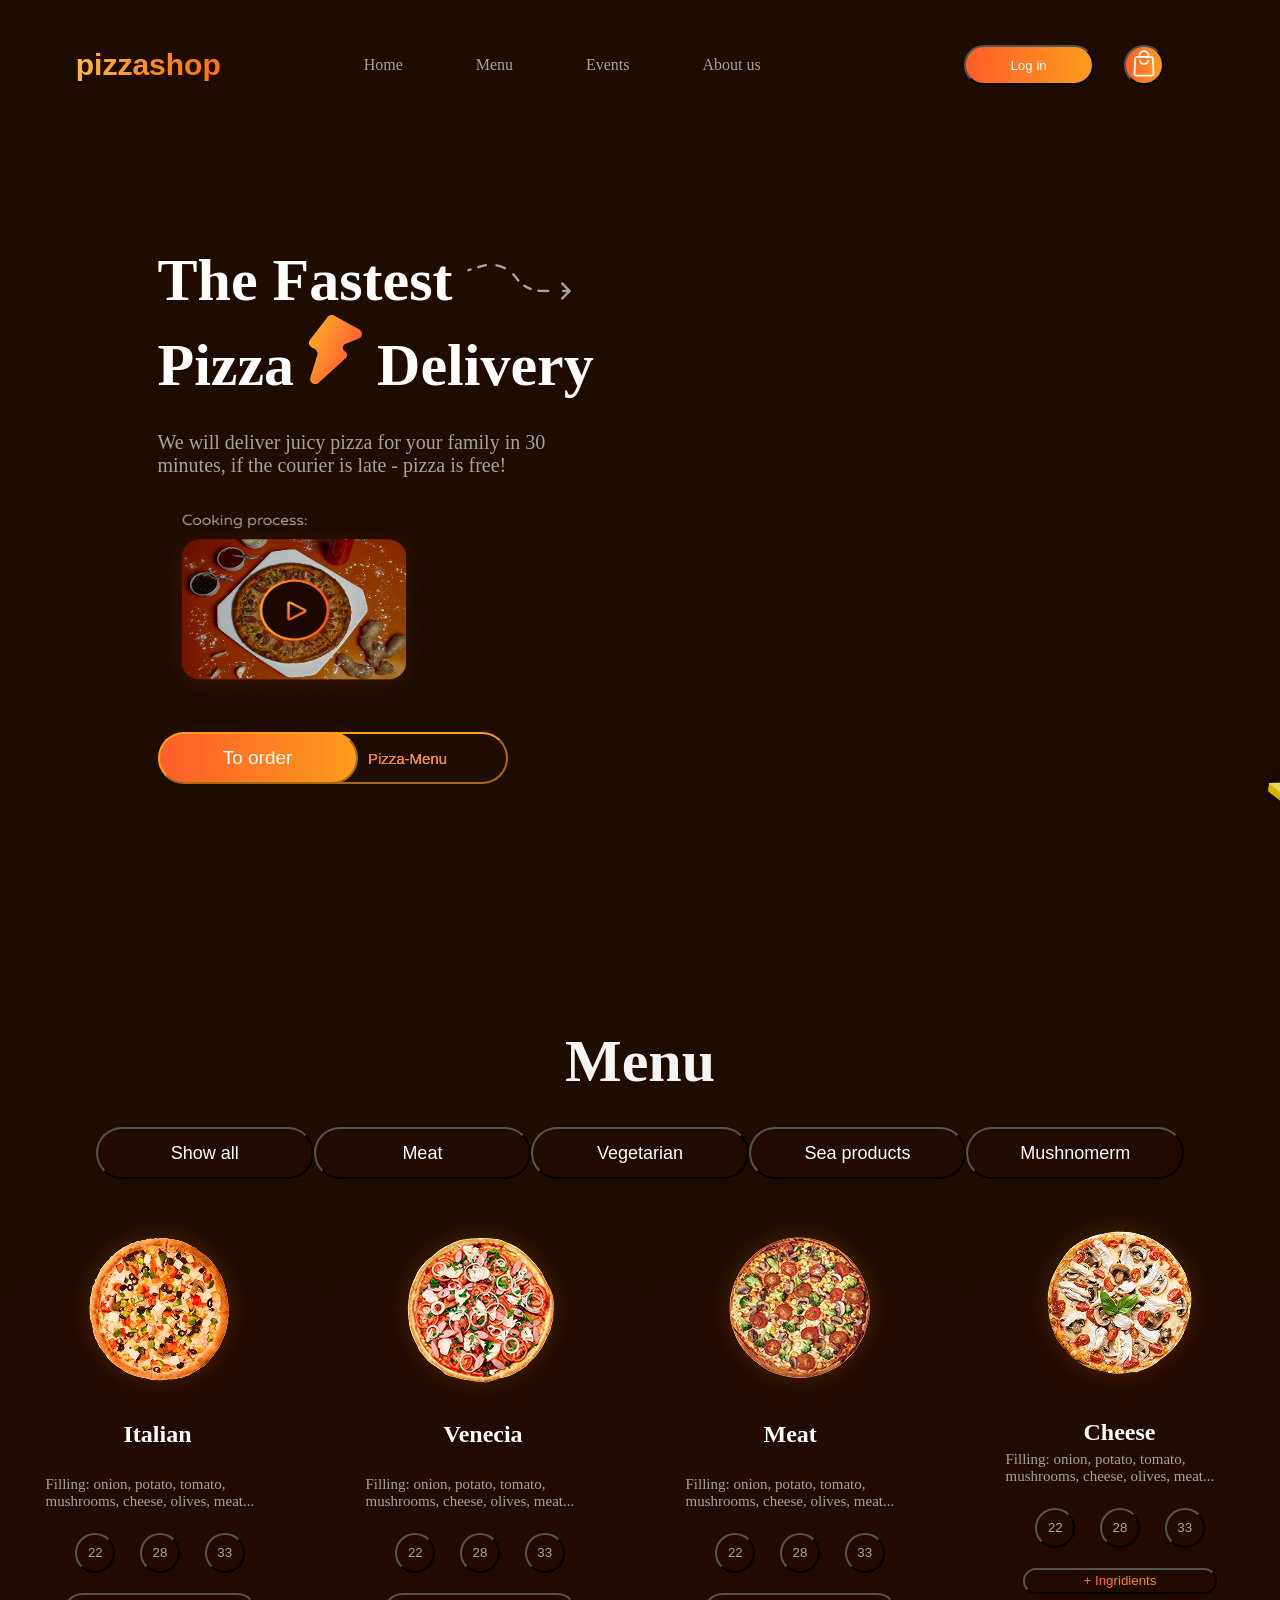
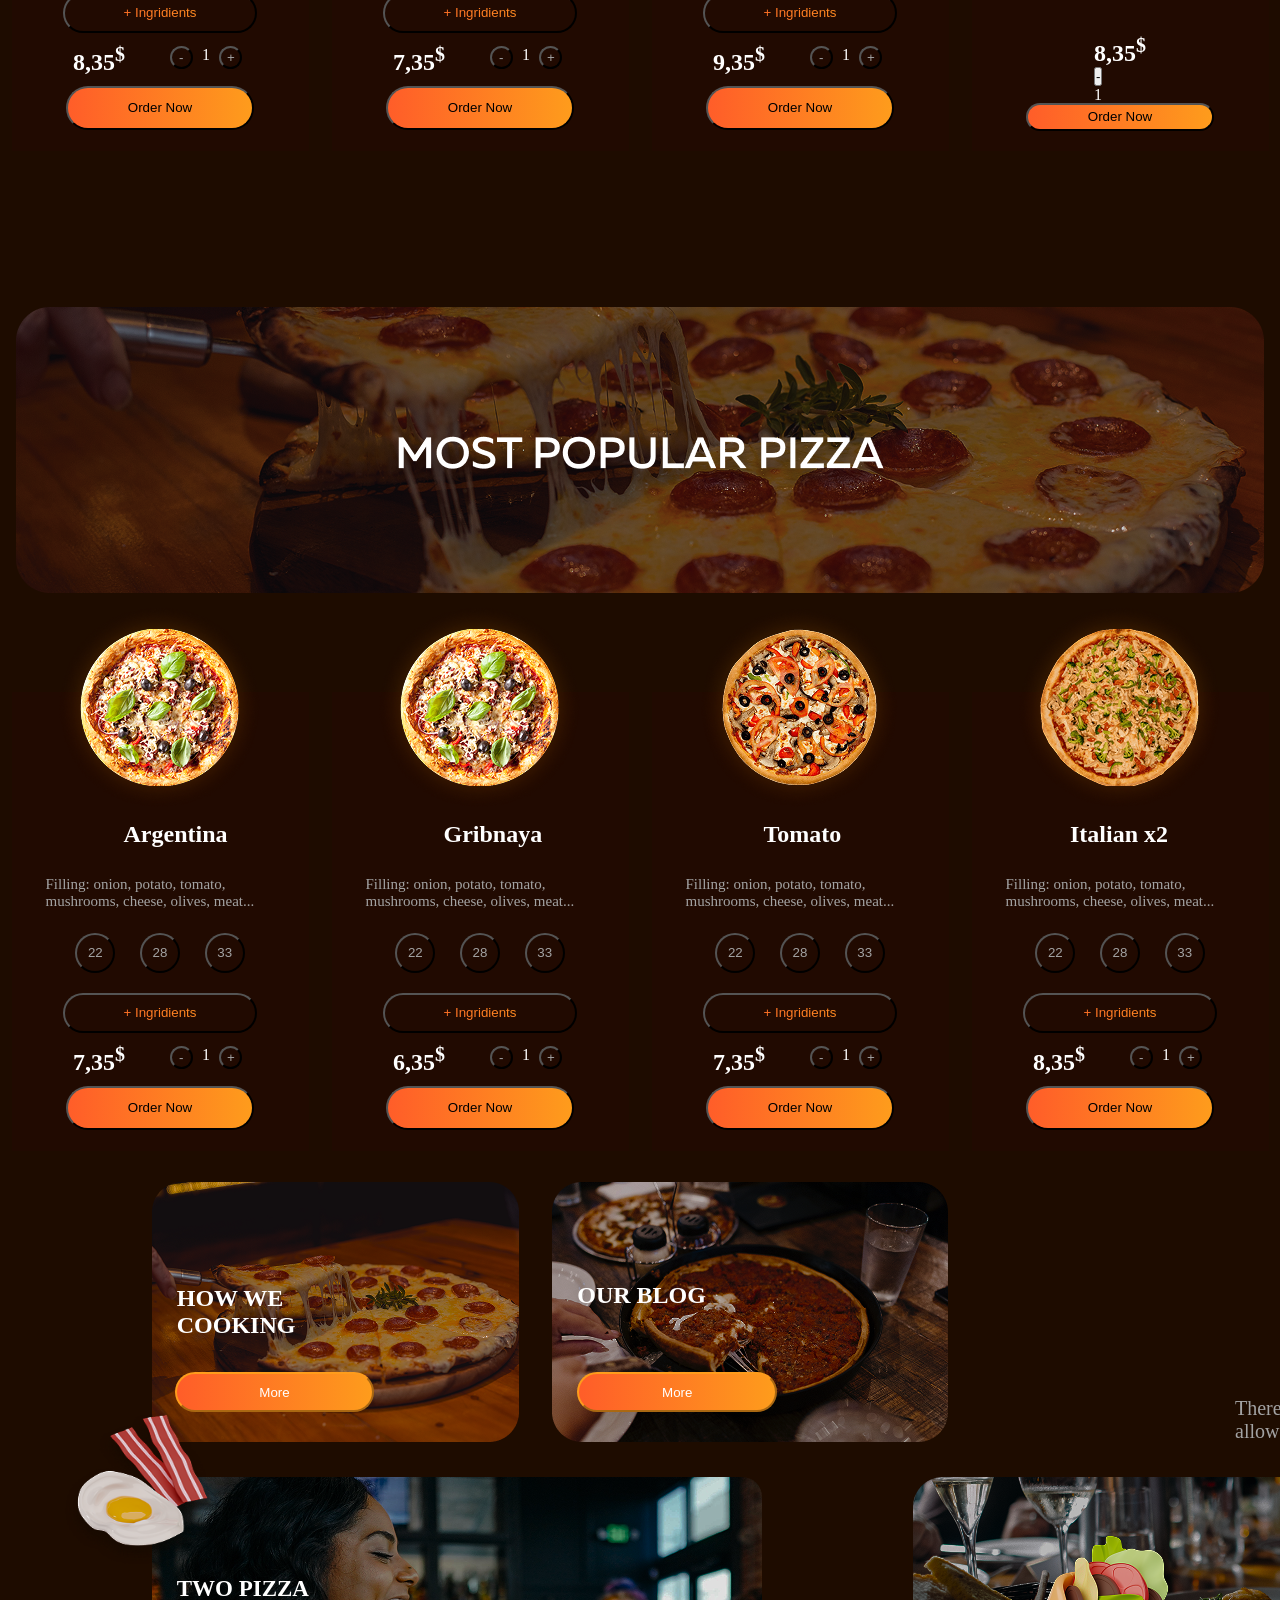
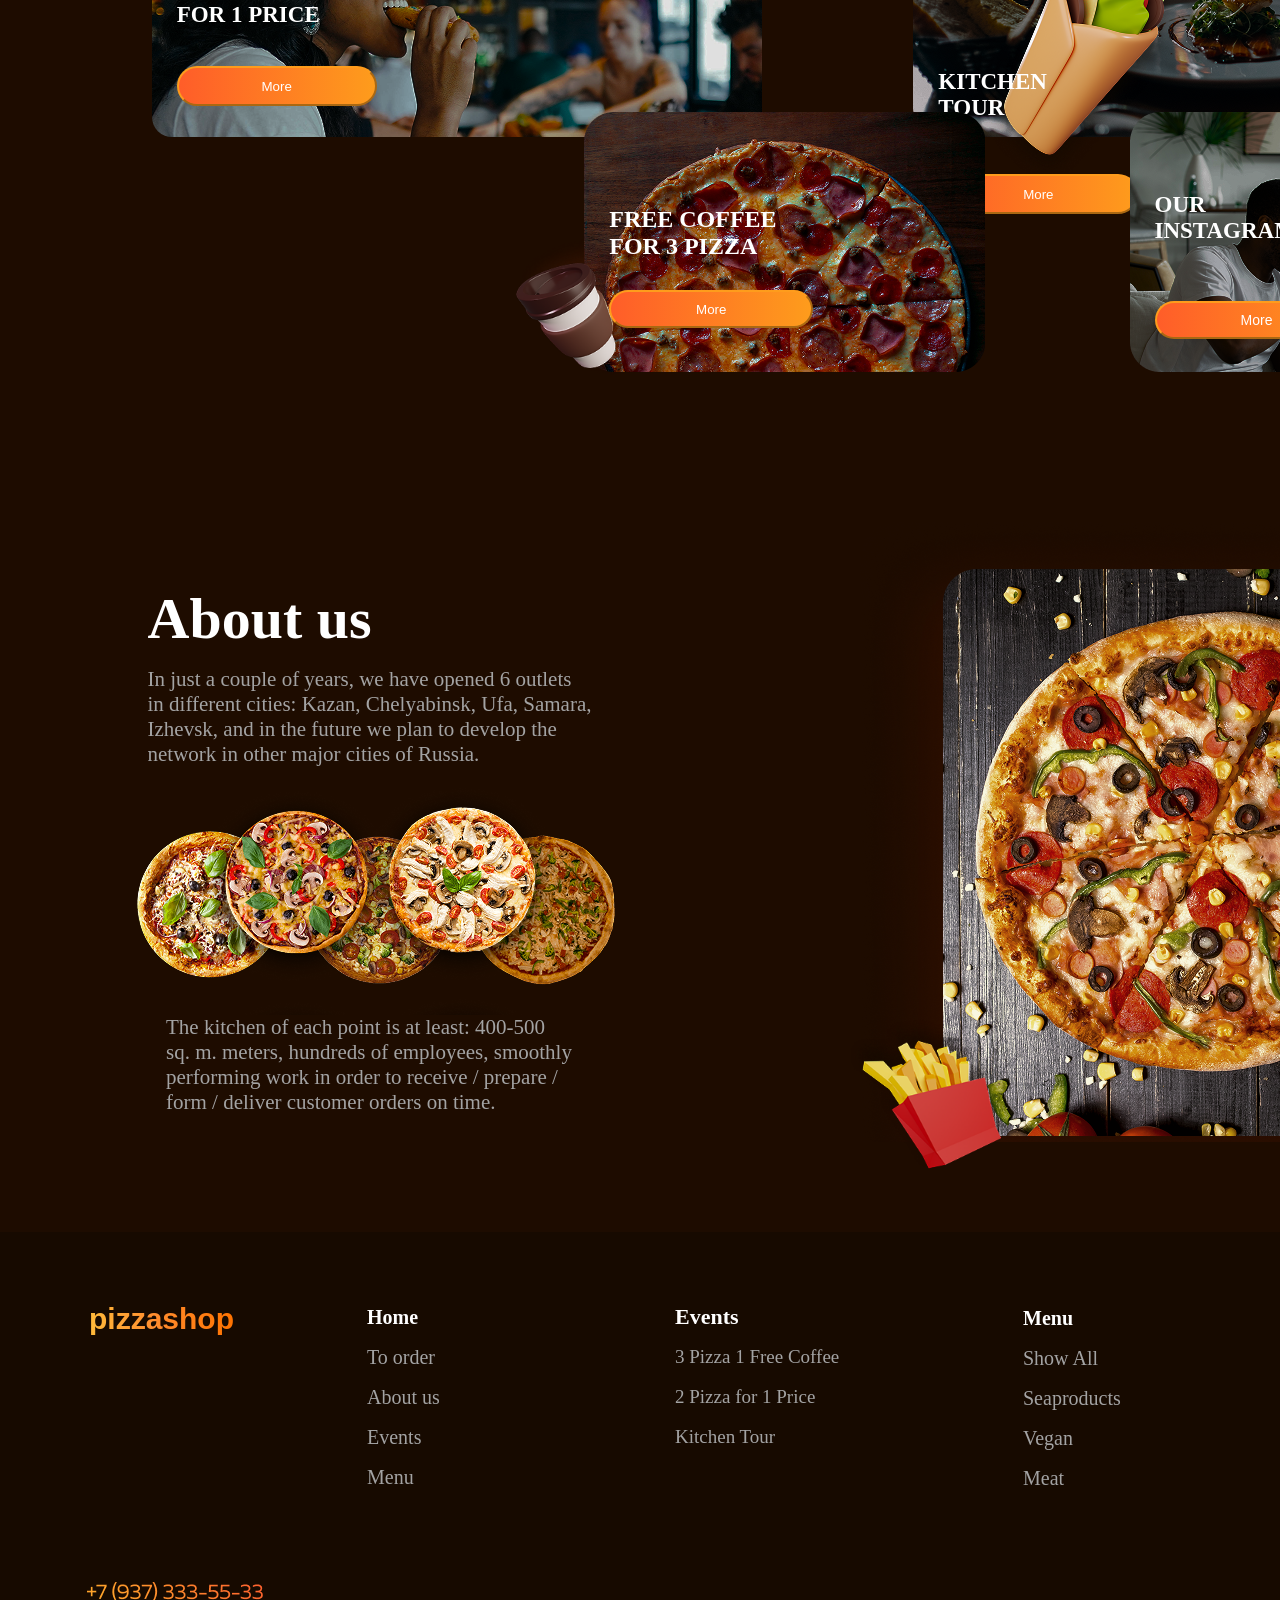
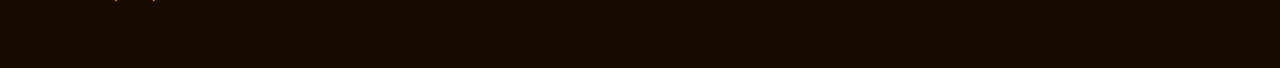
<file: Pizzashop/index.html>
<!DOCTYPE html>
<html lang="en">
<head>
    <meta charset="UTF-8">
    <meta name="viewport" content="width=device-width, initial-scale=1.0">
    <title>Pizza</title>
    <link rel="stylesheet" href="style.css">
</head>
<body>
    <header>
        <nav>
            <div class="pizzashp1">
                <h1>pizzashop</h1>
            </div>
            <ul>
                <li><a href="">Home</a></li>
                <li><a href="">Menu</a></li>
                <li><a href="">Events</a></li>
                <li><a href="">About us</a></li>
            </ul>
            <div class="right">
                <button class="log">Log in</button>
                <button class="sum"><img src="Photos/Shop.png" alt=""></button>
            </div>
        </nav>
    </header>
    <main>
        <section class="fast">
            <div class="del">
                <div class="del_cont">
                    <h1 class="str">The Fastest <img src="Photos/arrow.png" alt=""> Pizza <img src="Photos/Light.png" alt=""> Delivery</h1>
                    <p class="free">We will deliver juicy pizza for your family in 30 minutes, if the courier is late - pizza is free!</p>
                    <img class="vid" src="Photos/Video.png" alt="">
                    <div class="but">
                        <button class="button"><p>To order</p></button>
                        <button class="button_2"><p>Pizza-Menu</p></button>
                    </div>
                </div>
                <div class="sec">
                    <img class="piz" src="Photos/3 souse.png" alt="">
                    <div class="gogo">
                        <img class="mini_piz" src="Photos/min_piz.png" alt="">
                        <img class="potat" src="Photos/potato.png" alt="">
                    </div>
                </div>
            </div>
        </section>
        <section class="Menu">
            <div class="sil">
                <h1>Menu</h1>
                <div class="chooseice">
                    <button><p>Show all</p></button>
                    <button><p>Meat</p></button>
                    <button><p>Vegetarian</p></button>
                    <button><p>Sea products</p></button>
                    <button><p>Mushnomerm</p></button>
                </div>
            </div>
        </section>
        <section class="bur">
            <div class="shar">
                <div class="shar_container">
                    <div class="italian">
                        <img src="Photos/Italian.png" alt="">
                        <h2 class="itil">Italian</h2>
                        <p class="fili">Filling: onion, potato, tomato, mushrooms, cheese, olives, meat...</p>
                        <div class="kol">
                            <button><p>22</p></button>
                            <button><p>28</p></button>
                            <button><p>33</p></button>
                        </div>
                        <button class="ingridient"><p>+ Ingridients</p></button>
                        <div class="gei">
                            <div class="lilo">
                                <h2>8,35<sup>$</sup></h2>
                            </div>
                            <div class="opp">
                                <button><p>-</p></button>
                                <p>1</p>
                                <button><p>+</p></button>
                            </div>
                        </div>
                        <button class="order"><p>Order Now</p></button>
                    </div>
                    <div class="Venecia">
                        <img src="Photos/Venecia.png" alt="">
                        <h2 class="venec">Venecia</h2>
                        <p class="fili">Filling: onion, potato, tomato, mushrooms, cheese, olives, meat...</p>
                        <div class="kol">
                            <button><p>22</p></button>
                            <button><p>28</p></button>
                            <button><p>33</p></button>
                        </div>
                        <button class="ingridient"><p>+ Ingridients</p></button>
                        <div class="gei">
                            <div class="lilo">
                                <h2>7,35<sup>$</sup></h2>
                            </div>
                            <div class="opp">
                                <button><p>-</p></button>
                                <p>1</p>
                                <button><p>+</p></button>
                            </div>
                        </div>
                        <button class="order"><p>Order Now</p></button>
                    </div>
                    <div class="Meat">
                        <img src="Photos/Meat.png" alt="">
                        <h2 class="meat_container">Meat</h2>
                        <p class="fili">Filling: onion, potato, tomato, mushrooms, cheese, olives, meat...</p>
                        <div class="kol">
                            <button><p>22</p></button>
                            <button><p>28</p></button>
                            <button><p>33</p></button>
                        </div>
                        <button class="ingridient"><p>+ Ingridients</p></button>
                        <div class="gei">
                            <div class="lilo">
                                <h2>9,35<sup>$</sup></h2>
                            </div>
                            <div class="opp">
                                <button><p>-</p></button>
                                <p>1</p>
                                <button><p>+</p></button>
                            </div>
                        </div>
                        <button class="order"><p>Order Now</p></button>
                    </div>
                    <div class="Cheese">
                        <img src="Photos/Cheese.png" alt="">
                        <h2 class="chee">Cheese</h2>
                        <p class="fili">Filling: onion, potato, tomato, mushrooms, cheese, olives, meat...</p>
                        <div class="kol">
                            <button><p>22</p></button>
                            <button><p>28</p></button>
                            <button><p>33</p></button>
                        </div>
                        <button class="ingridient"><p>+ Ingridients</p></button>
                        <div class="money">
                            <div class="lilo">
                                <h2>8,35<sup>$</sup></h2>
                            </div>
                            <div class="opp">
                                <button><p>-</p></button>
                                <p>1</p>
                                <button><p>+</p></button>
                            </div>
                        </div>
                        <button class="order"><p>Order Now</p></button>
                    </div>
                </div>
            </div>
        </section>
        <section class="popular">
            <div class="popular_container">
                <img src="Photos/Popular pizza.png" alt="">
            </div>
        </section>
        <section class="riba">
            <div class="dof">
                <div class="dof_container">
                    <div class="Argentina">
                        <img src="Photos/Argentina.png" alt="">
                        <h2 class="Argen">Argentina</h2>
                        <p class="fili">Filling: onion, potato, tomato, mushrooms, cheese, olives, meat...</p>
                        <div class="kol">
                            <button><p>22</p></button>
                            <button><p>28</p></button>
                            <button><p>33</p></button>
                        </div>
                        <button class="ingridient"><p>+ Ingridients</p></button>
                        <div class="gei">
                            <div class="lilo">
                                <h2>7,35<sup>$</sup></h2>
                            </div>
                            <div class="opp">
                                <button><p>-</p></button>
                                <p>1</p>
                                <button><p>+</p></button>
                            </div>
                        </div>
                        <button class="order"><p>Order Now</p></button>
                    </div>
                    <div class="Gribnaya">
                        <img src="Photos/Gribnaya.png" alt="">
                        <h2 class="Grib">Gribnaya</h2>
                        <p class="fili">Filling: onion, potato, tomato, mushrooms, cheese, olives, meat...</p>
                        <div class="kol">
                            <button><p>22</p></button>
                            <button><p>28</p></button>
                            <button><p>33</p></button>
                        </div>
                        <button class="ingridient"><p>+ Ingridients</p></button>
                        <div class="gei">
                            <div class="lilo">
                                <h2>6,35<sup>$</sup></h2>
                            </div>
                            <div class="opp">
                                <button><p>-</p></button>
                                <p>1</p>
                                <button><p>+</p></button>
                            </div>
                        </div>
                        <button class="order"><p>Order Now</p></button>
                    </div>
                    <div class="Tomato">
                        <img src="Photos/Tomato.png" alt="">
                        <h2 class="tomato_container">Tomato</h2>
                        <p class="fili">Filling: onion, potato, tomato, mushrooms, cheese, olives, meat...</p>
                        <div class="kol">
                            <button><p>22</p></button>
                            <button><p>28</p></button>
                            <button><p>33</p></button>
                        </div>
                        <button class="ingridient"><p>+ Ingridients</p></button>
                        <div class="gei">
                            <div class="lilo">
                                <h2>7,35<sup>$</sup></h2>
                            </div>
                            <div class="opp">
                                <button><p>-</p></button>
                                <p>1</p>
                                <button><p>+</p></button>
                            </div>
                        </div>
                        <button class="order"><p>Order Now</p></button>
                    </div>
                    <div class="Italianx2">
                        <img src="Photos/Italianx2.png" alt="">
                        <h2 class="italx2">Italian x2</h2>
                        <p class="fili">Filling: onion, potato, tomato, mushrooms, cheese, olives, meat...</p>
                        <div class="kol">
                            <button><p>22</p></button>
                            <button><p>28</p></button>
                            <button><p>33</p></button>
                        </div>
                        <button class="ingridient"><p>+ Ingridients</p></button>
                        <div class="gei">
                            <div class="lilo">
                                <h2>8,35<sup>$</sup></h2>
                            </div>
                            <div class="opp">
                                <button><p>-</p></button>
                                <p>1</p>
                                <button><p>+</p></button>
                            </div>
                        </div>
                        <button class="order"><p>Order Now</p></button>
                    </div>
                </div>
            </div>
        </section>
        <section class="Events">
            <div class="blog">
                <div class="blog_container">
                    <div class="cook">
                        <h1>HOW WE COOKING</h1>
                        <button>More</button>
                    </div>
                    <div class="our">
                        <h1>OUR BLOG</h1>
                        <button>More</button>
                    </div>
                </div>
                <div class="event">
                    <h1>Events</h1>
                    <p>There are regular events in our pizzeria that will allow you to eat delicious food for a lower price!</p>
                </div>
            </div>
            <div class="htp">
                <div class="for_1">
                    <img class="egg_b" src="Photos/egg_beakon.png" alt="">
                    <h1>TWO PIZZA FOR 1 PRICE</h1>
                    <button>More</button>
                </div>
                <div class="kitt">
                    <div class="tour">
                        <img class="burit" src="Photos/shaverm.png" alt="">
                        <h1>KITCHEN TOUR</h1>
                        <button>More</button>
                    </div>
                </div>
            </div>
            <div class="gud">
                <div class="freepiz">
                    <img class="cofe" src="Photos/cofe.png" alt="">
                    <h1>FREE COFFEE FOR 3 PIZZA</h1>
                    <button>More</button>
                </div>
                <div class="instag">
                    <h1>OUR INSTAGRAM</h1>
                    <button>More</button>
                </div>
                <div class="choose">
                    <h1>WHERE ARE YOU CHOOSE US?</h1>
                    <button>More</button>
                </div>
            </div>
        </section>
        <section class="aboba">
            <div class="texsts">
                <div class="just">
                    <div class="huz">
                        <h1>About us</h1>
                        <p>In just a couple of years, we have opened 6 outlets in different cities: Kazan, Chelyabinsk, Ufa, Samara, Izhevsk, and in the future we plan to develop the network in other major cities of Russia.</p>
                    </div>
                    <div class="alotpiz"></div>
                    <div class="plok">
                        <p>The kitchen of each point is at least: 400-500 sq. m. meters, hundreds of employees, smoothly performing work in order to receive / prepare / form / deliver customer orders on time.</p>
                    </div>
                </div>
                <div class="folp">
                    <img class="min_piz2" src="Photos/min_piz.png" alt="">
                    <img class="potat2" src="Photos/potato.png" alt="">
                </div>
            </div>
        </section>
    </main>
    <footer class="foot">
        <div class="ghop">
            <div class="pizzashp">
                 <h1>pizzashop</h1>
            </div>
            <div class="home">
                <h2>Home</h2>
                <p>To order</p> <p>About us</p> <p>Events</p> <p>Menu</p> 
            </div>
            <div class="events">
                <h2>Events</h2>
                <p>3 Pizza 1 Free Coffee</p> <p>2 Pizza for 1 Price</p> <p>Kitchen Tour</p>
            </div>
            <div class="menu">
                <h2>Menu</h2>
                <p>Show All</p> <p>Seaproducts</p> <p>Vegan</p> <p> Meat</p>
            </div>
            <div class="abus">
                <h2>About Us</h2>
                <p>Our History</p> <p>Why We?</p>
            </div>
        </div>
        <div class="niz">
            <dib class="nomer">
                <img src="Photos/+7 (937) 333-55-33.png" alt="">
            </dib>
            <div class="boo">
                <img src="Photos/socsetu.png" alt="">
            </div>
        </div>
    </footer>
</body>
</html>
</file>
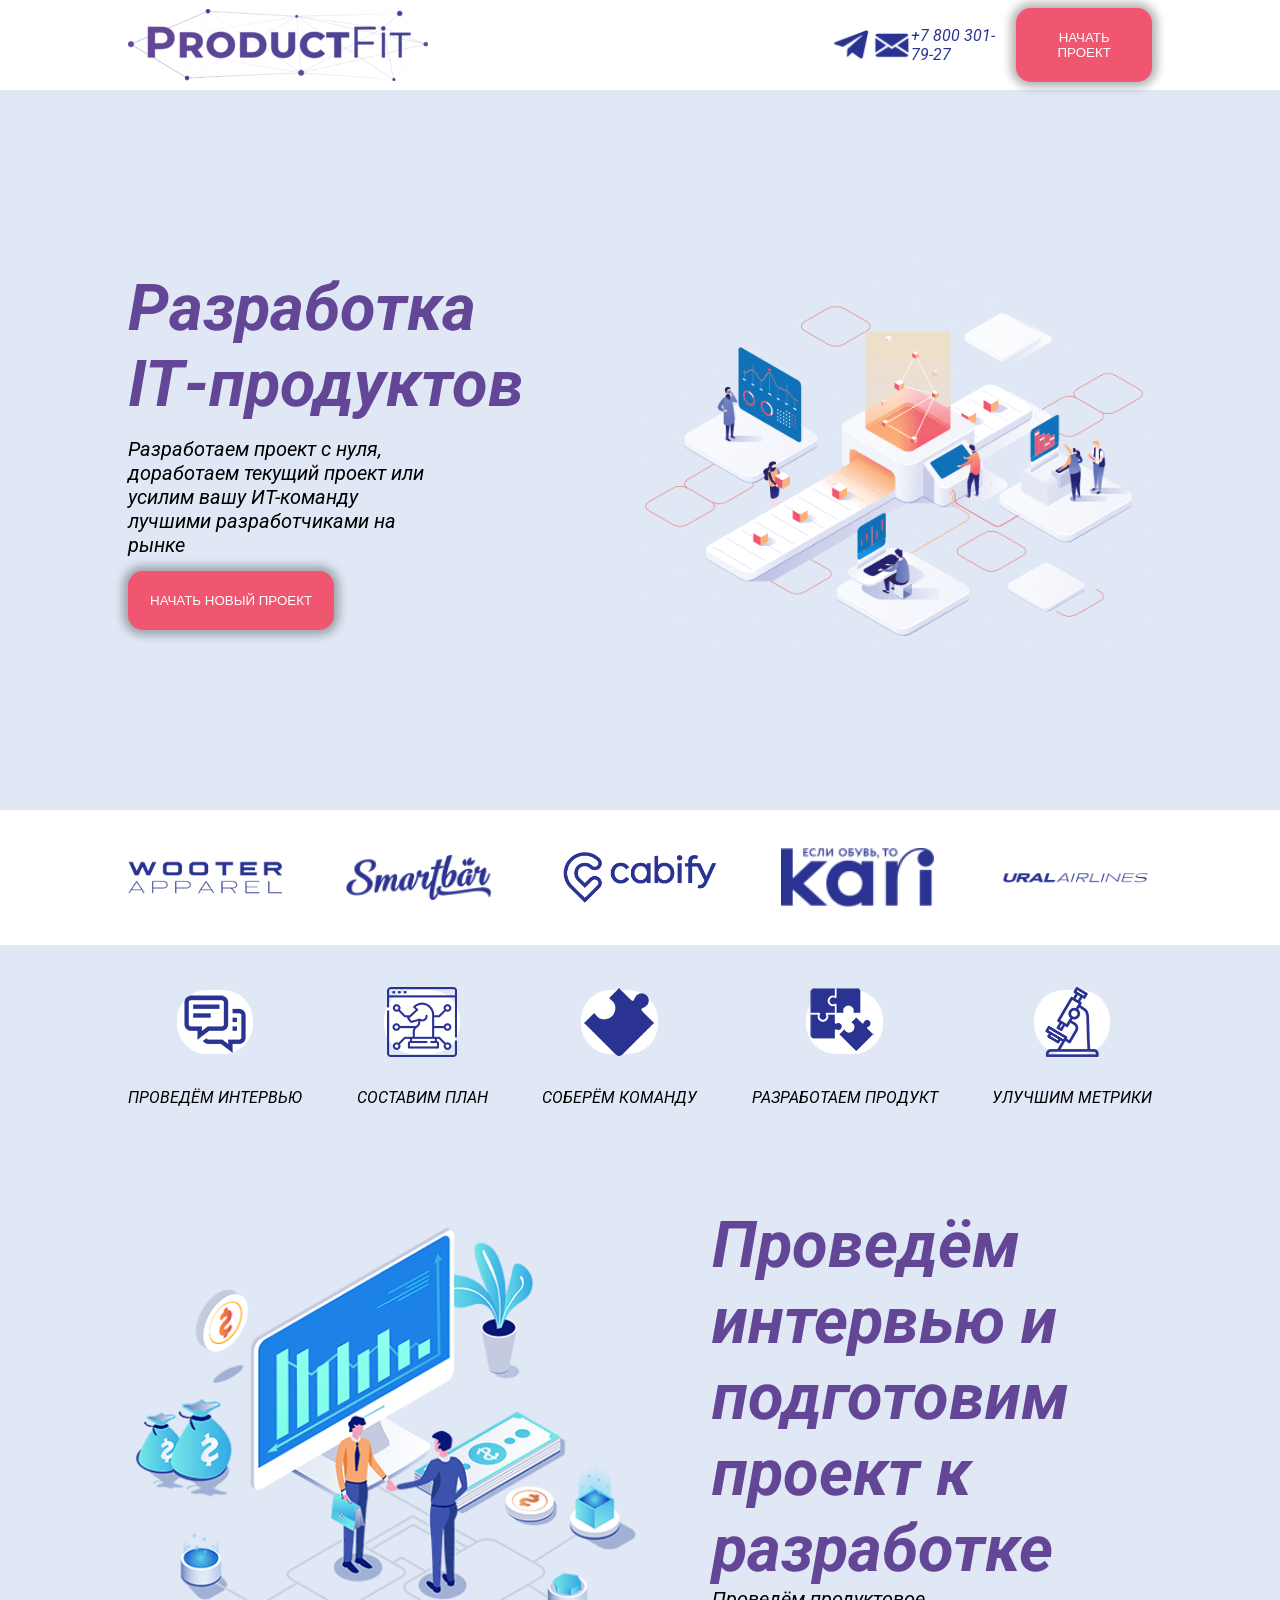
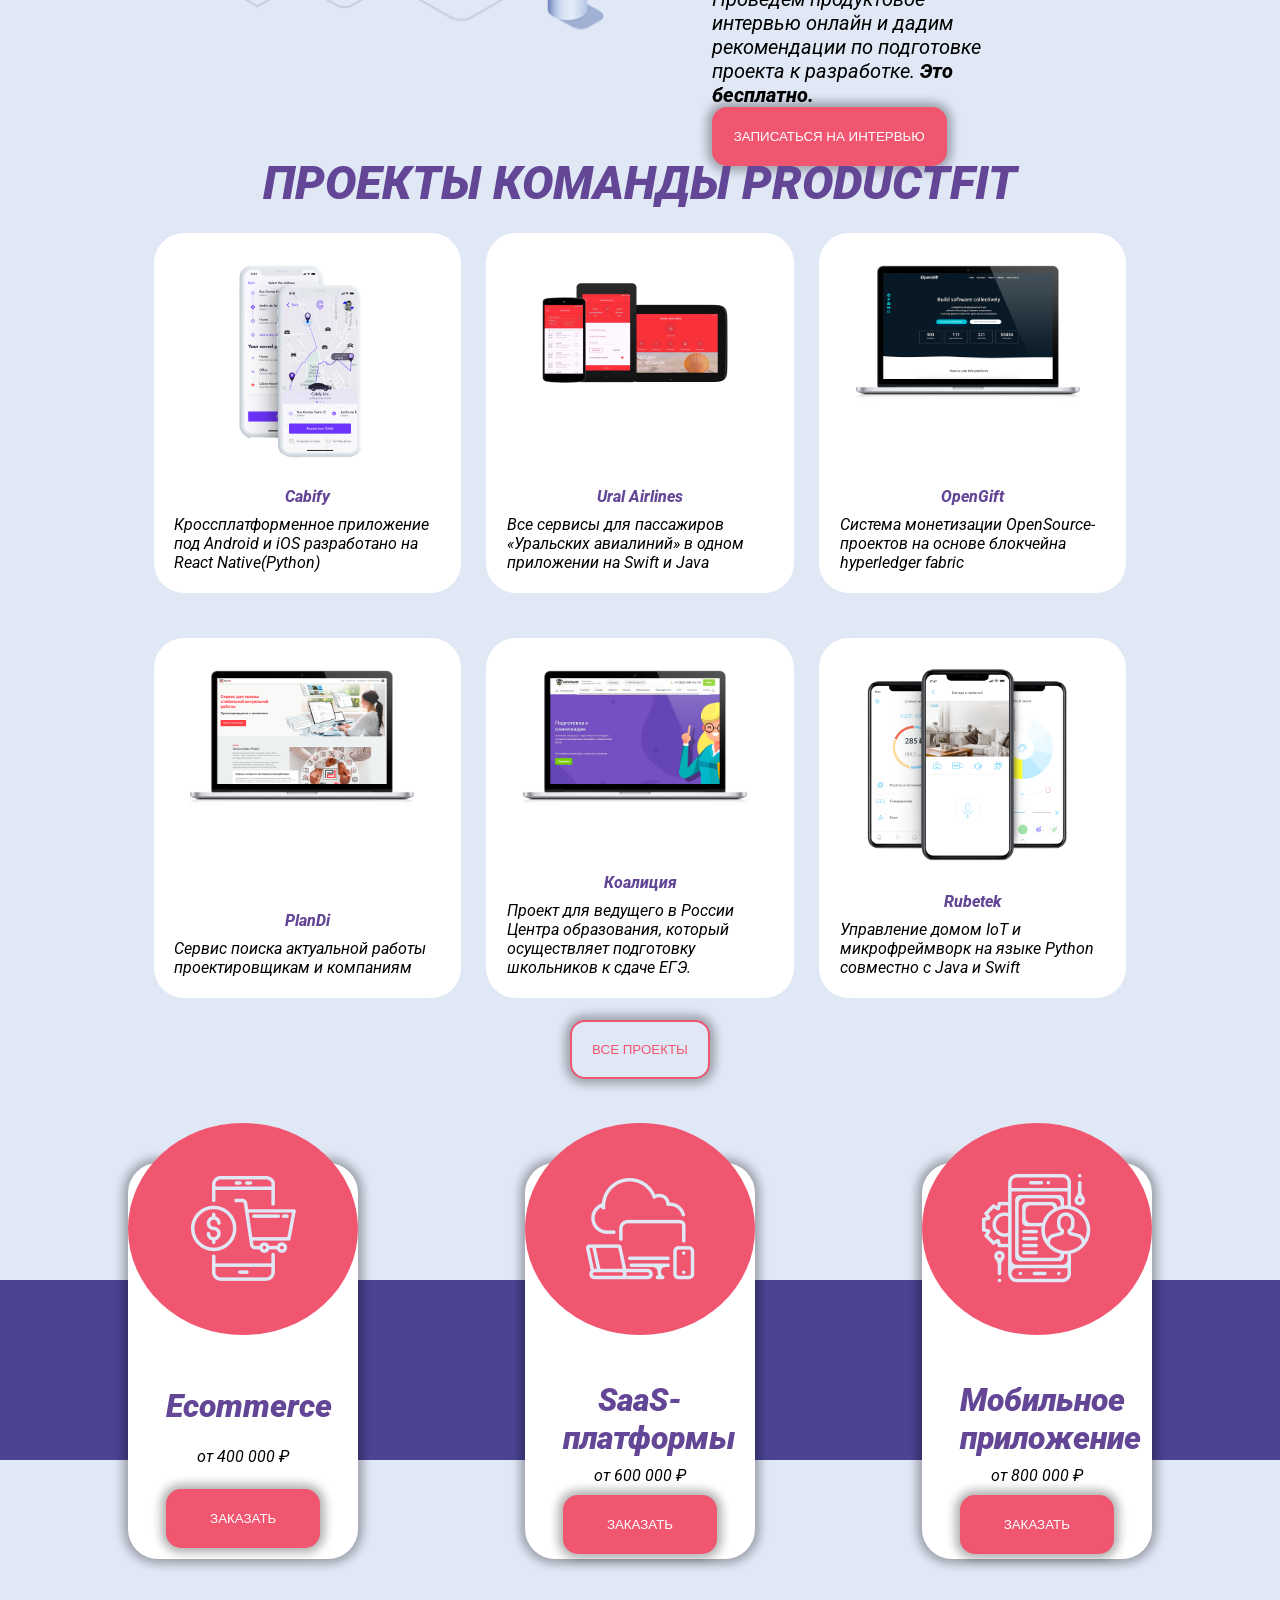
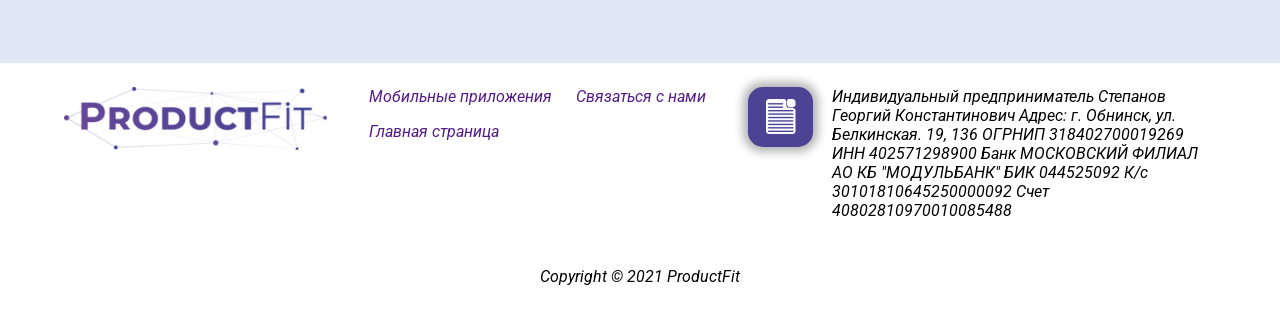
<file: ProductFit/Index.html>
<!DOCTYPE html>
<html lang="en">
<head>
    <meta charset="UTF-8">
    <meta name="viewport" content="width=device-width, initial-scale=1.0">
    <title>Document</title>
    <link rel="stylesheet" href="style.css">
    <base target="_blank">
</head>
<body>
    <header>
        <img src="img/logo.png" alt="">
        <div>
            <img src="img/phone.png" alt="">
            <img src="img/email.png" alt="">
            <p>+7 800 301-79-27</p>
            <button>НАЧАТЬ ПРОЕКТ</button>
        </div>
    </header>

    <section class="section_1">
        <div>
            <h1>Разработка IT‑продуктов</h1>
            <h4>Разработаем проект с нуля, доработаем текущий проект или усилим вашу ИТ-команду лучшими разработчиками на рынке</h4>
            <button>НАЧАТЬ НОВЫЙ ПРОЕКТ</button>
        </div>
        <img src="img/team.png" alt="">
    </section>

    <section class="section_2">
        <img src="img/client1.png" alt="">
        <img src="img/client2.png" alt="">
        <img src="img/client3.png" alt="">
        <img src="img/client4.png" alt="">
        <img src="img/client5.png" alt="">
    </section>

    <section class="section_3">
        <div class="steps-wrap">
            <div class="step">
                <div class="step-bg">
                    <img src="img/icon-interview.png" alt="">
                </div>
                <p>ПРОВЕДЁМ ИНТЕРВЬЮ</p>
            </div>
            <div class="step">
                <div class="step-bg">
                    <img src="img/icon-plan.png" alt="">
                </div>
                <p>СОСТАВИМ ПЛАН</p>
            </div>
            <div class="step">
                <div class="step-bg">
                    <img src="img/icon-team.png" alt="">
                </div>
                <p>СОБЕРЁМ КОМАНДУ</p>
            </div>
            <div class="step">
                <div class="step-bg">
                    <img src="img/icon-dev.png" alt="">
                </div>
                <p>РАЗРАБОТАЕМ ПРОДУКТ</p>
            </div>
            <div class="step">
                <div class="step-bg">
                    <img src="img/icon-metrics.png" alt="">
                </div>
                <p>УЛУЧШИМ МЕТРИКИ</p>
            </div>
        </div>
        <div class="steps-bottom">
            <img src="img/guy.png" alt="">
            <div>
                <h1>Проведём интервью и подготовим проект к разработке</h1>
                <h4>Проведём продуктовое интервью онлайн и дадим рекомендации по подготовке проекта к разработке. <span>Это бесплатно.</span></h4>
                <button>ЗАПИСАТЬСЯ НА ИНТЕРВЬЮ</button>
            </div>
        </div>
    </section>

    <section class="section_4">
        <div class="projects-wrap">
            <p class="projects-title">ПРОЕКТЫ КОМАНДЫ PRODUCTFIT</p>
            <div class="projects-grid">
                <div class="project-card">
                    <img class="project-img" src="img/project1.png" alt="">
                    <div>
                        <p class="project-name">Cabify</p>
                        <p>Кроссплатформенное приложение под Android и iOS разработано на React Native(Python)</p>
                    </div>
                </div>
                <div class="project-card">
                    <img src="img/project2.png" alt="">
                    <div>
                        <p class="project-name">Ural Airlines</p>
                        <p>Все сервисы для пассажиров «Уральских авиалиний» в одном приложении на Swift и Java</p>
                    </div>
                </div>
                <div class="project-card">
                    <img src="img/project3.png" alt="">
                    <div>
                        <p class="project-name">OpenGift</p>
                        <p>Система монетизации OpenSource-проектов на основе блокчейна hyperledger fabric</p>
                    </div>
                </div>
                <div class="project-card">
                    <img src="img/project4.png" alt="">
                    <div>
                        <p class="project-name">PlanDi</p>
                        <p>Сервис поиска актуальной работы проектировщикам и компаниям</p>
                    </div>
                </div>
                <div class="project-card">
                    <img src="img/project5.png" alt="">
                    <div>
                        <p class="project-name">Коалиция</p>
                        <p>Проект для ведущего в России Центра образования, который осуществляет подготовку школьников к сдаче ЕГЭ.</p>
                    </div>
                </div>
                <div class="project-card">
                    <img class="project-img" src="img/project6.png" alt="">
                    <div>
                        <p class="project-name">Rubetek</p>
                        <p>Управление домом IoT и микрофреймворк на языке Python совместно с Java и Swift</p>
                    </div>
                </div>
            </div>
            <button class="btn-all">ВСЕ ПРОЕКТЫ</button>
        </div>
    </section>

    <section class="section_5">
        <div class="pricing-wrap">
            <div class="price-card">
                <div class="price-icon">
                    <img src="img/icon-shop.png" alt="">
                </div>
                <div class="price-text">
                    <p class="price-name">Ecommerce</p>
                    <p>от 400 000 ₽</p>
                    <button>ЗАКАЗАТЬ</button>
                </div>
            </div>
            <div class="price-card">
                <div class="price-icon">
                    <img src="img/icon-saas.png" alt="">
                </div>
                <div class="price-text">
                    <p class="price-name">SaaS-платформы</p>
                    <p>от 600 000 ₽</p>
                    <button>ЗАКАЗАТЬ</button>
                </div>
            </div>
            <div class="price-card">
                <div class="price-icon">
                    <img src="img/icon-mobile.png" alt="">
                </div>
                <div class="price-text">
                    <p class="price-name">Мобильное приложение</p>
                    <p>от 800 000 ₽</p>
                    <button>ЗАКАЗАТЬ</button>
                </div>
            </div>
        </div>
    </section>

    <footer>
        <div class="footer-wrap">
            <div class="footer-top">
                <img class="footer-logo" src="img/logo.png" alt="">
                <div class="footer-links">
                    <div class="footer-col">
                        <a href="">Мобильные приложения</a>
                        <a href="">Главная страница</a>
                    </div>
                    <a href="">Связаться с нами</a>
                </div>
                <div class="chat-btn">
                    <img src="img/icon-chat.png" alt="">
                </div>
                <p class="footer-info">
                    Индивидуальный предприниматель
                    Степанов Георгий Константинович
                    Адрес: г. Обнинск, ул. Белкинская. 19,
                    136 ОГРНИП 318402700019269 ИНН
                    402571298900 Банк МОСКОВСКИЙ ФИЛИАЛ АО КБ "МОДУЛЬБАНК"
                    БИК 044525092 К/c 30101810645250000092
                    Счет 40802810970010085488
                </p>
            </div>
            <p>Copyright © 2021 ProductFit</p>
        </div>
    </footer>
</body>
</html>
</file>
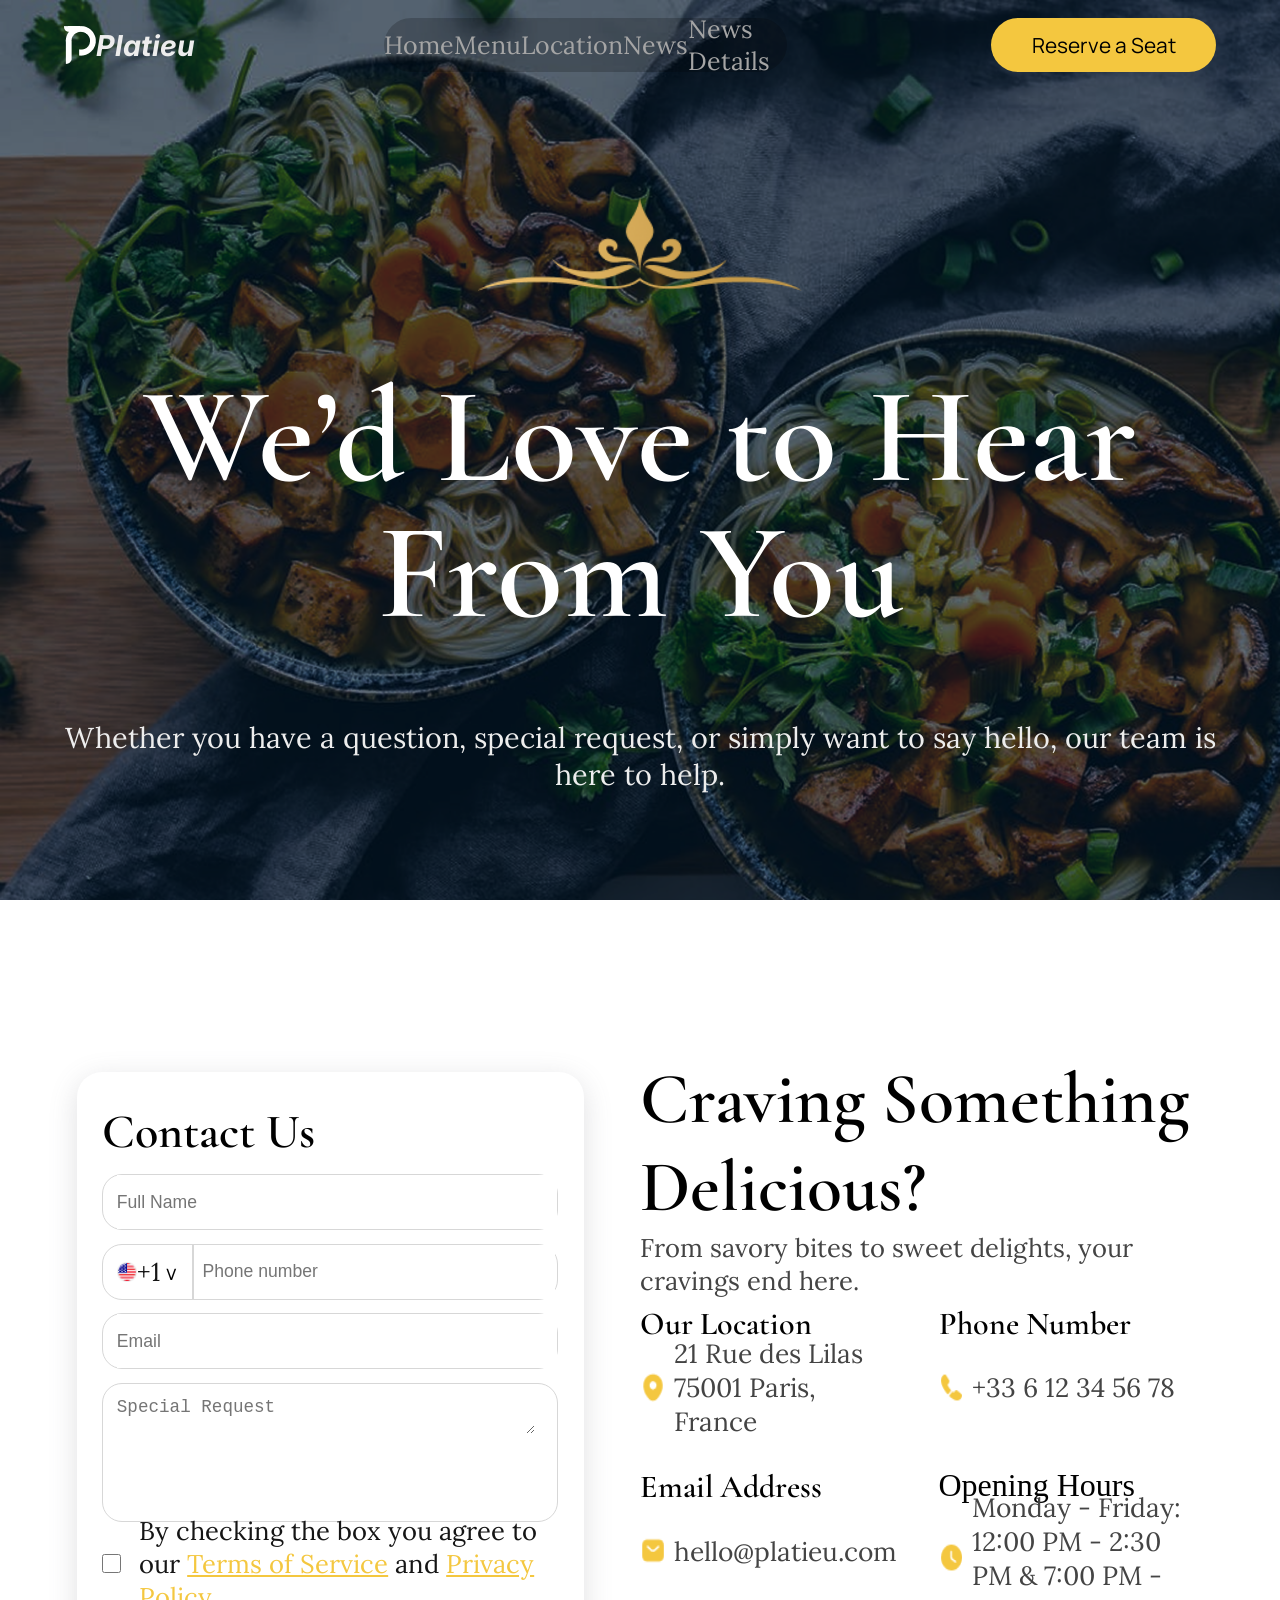
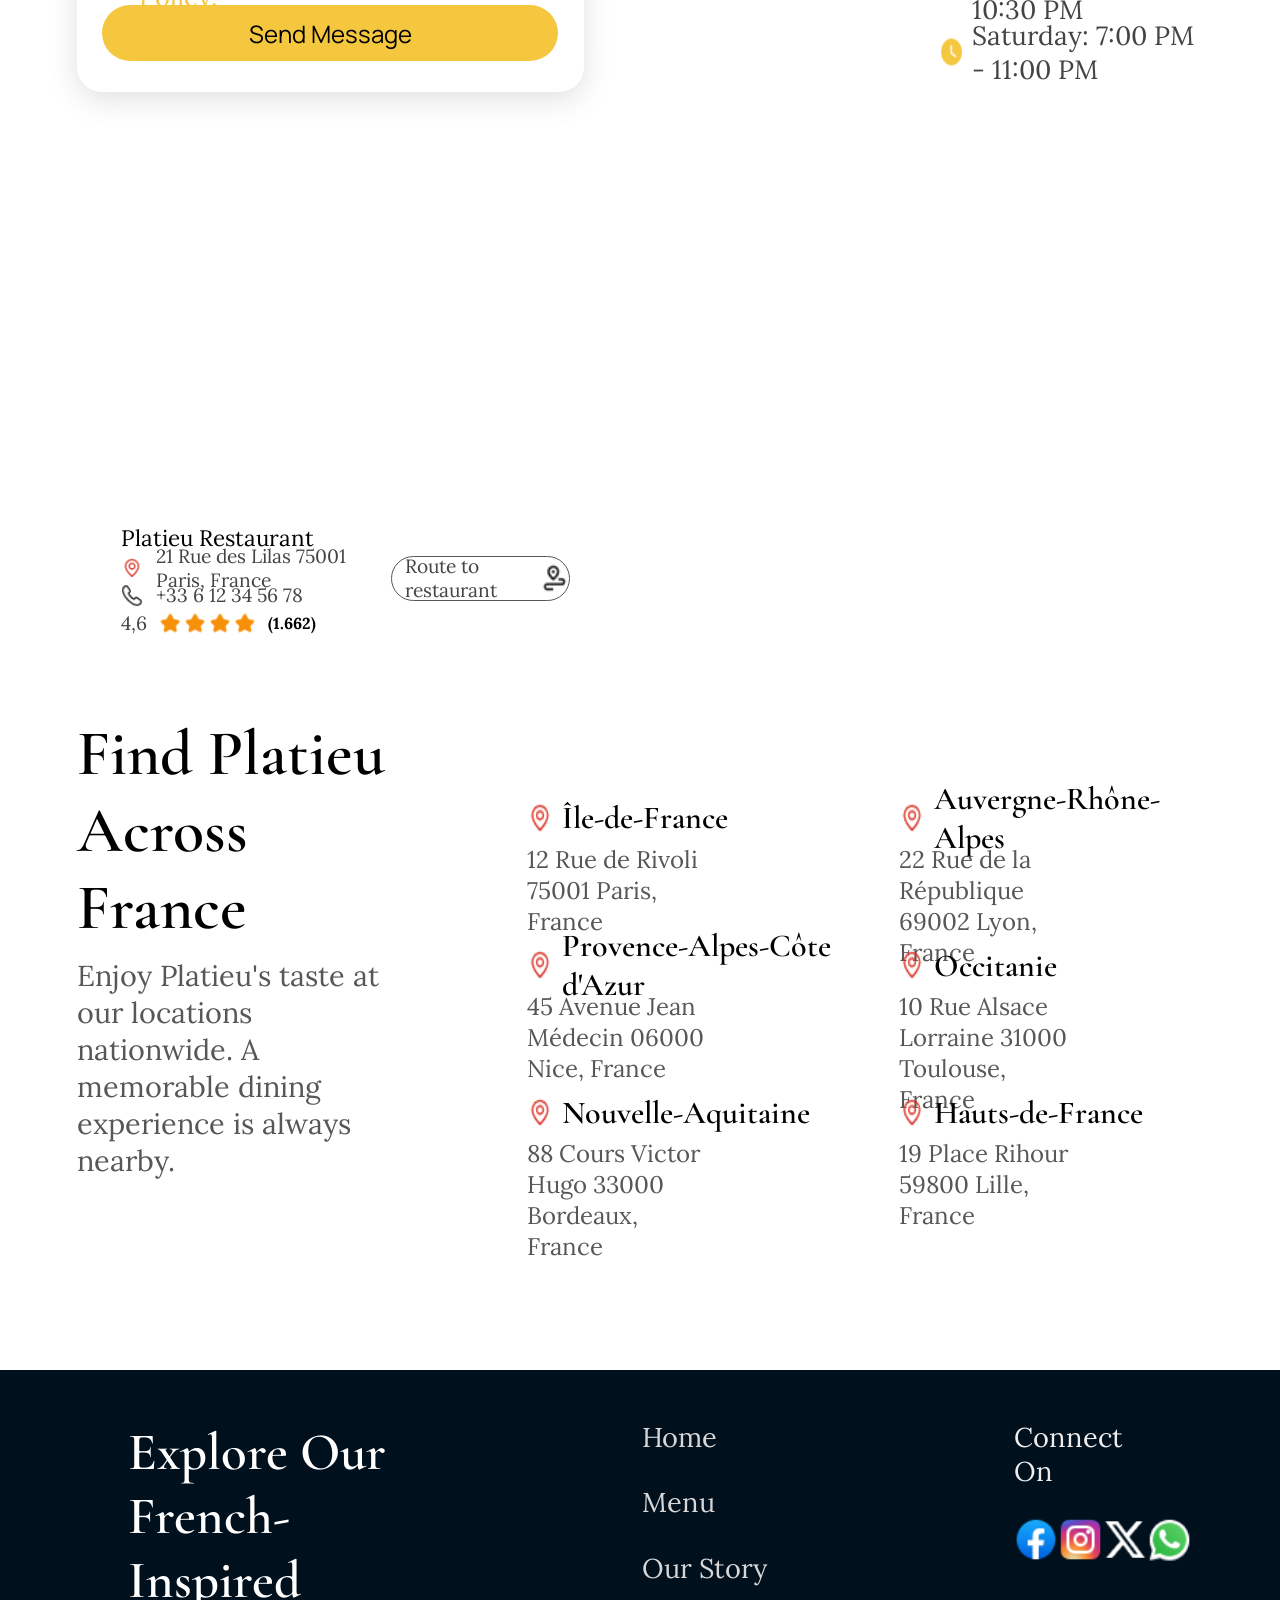
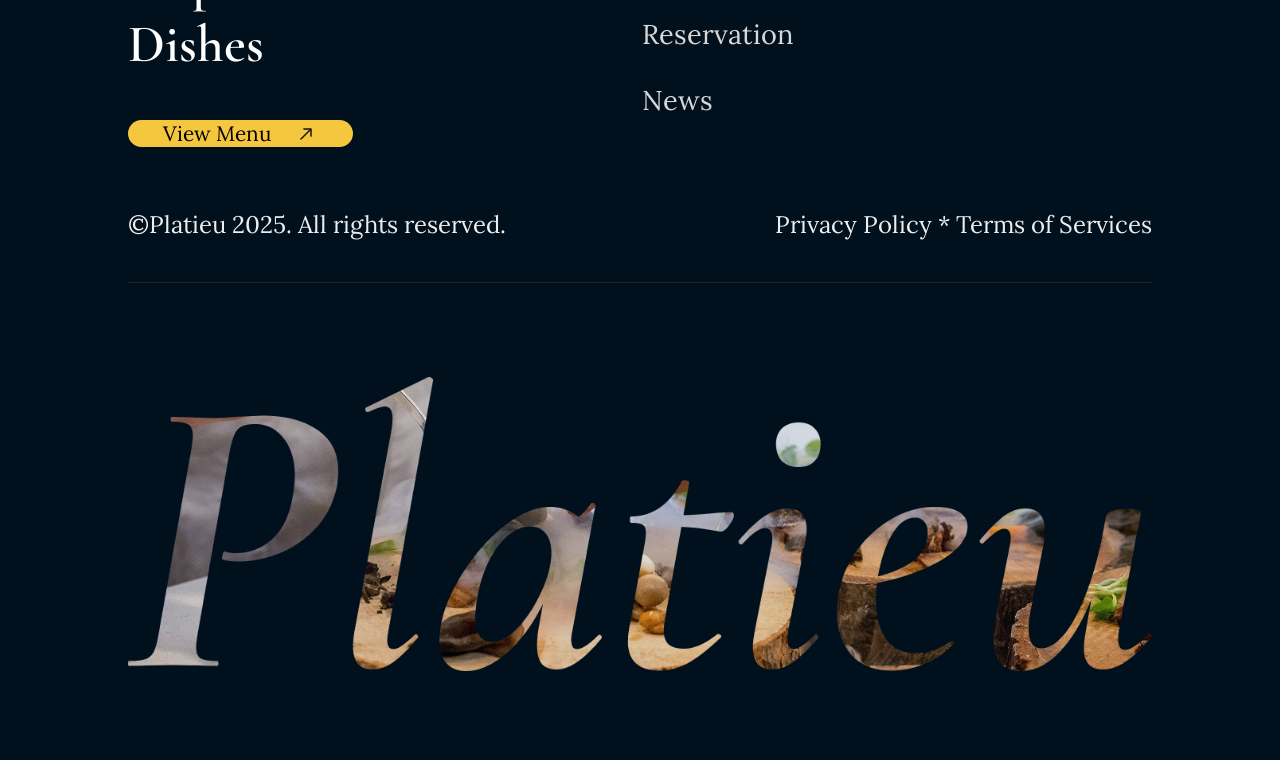
<file: Platieu/Find Us/FindUs.html>
<!DOCTYPE html>
<html lang="en">
<head>
    <meta charset="UTF-8">
    <meta name="viewport" content="width=device-width, initial-scale=1.0">
    <title>Find Us</title>
    <link rel="stylesheet" href="FindUs.css">
    <base target="_blank">
</head>
<body>
    <section class="hero">
        <header>
            <nav>
                <div>
                    <img src="../Assets/logo.png" alt="">
                    <p>Platieu</p>
                </div>
                <ul>
                    <li><a href="../home.html">Home</a></li>
                    <li><a href="../Our Menu/OurMenu.html">Menu</a></li>
                    <li><a href="../Find Us/FindUs.html">Location</a></li>
                    <li><a href="../News/News.html">News</a></li>
                    <li><a href="../News details/NewsDetails.html">News Details</a></li>
                </ul>
                <button>Reserve a Seat</button>
            </nav>
        </header>
        <div class="hero-wrap">
            <div class="hero-box">
                <img src="../Assets/crown.png" alt="">
                <h1>We’d Love to Hear From You</h1>
                <p>Whether you have a question, special request, or simply want to say hello, our team is here to help.</p>
            </div>
        </div>
    </section>
    <section class="contact">
        <div class="contact-box">
            <div class="contact-wrap">
                <div class="left5">
                    <div class="form-box">
                        <h3>Contact Us</h3>
                        <div class="input-name">
                            <input type="text" placeholder="Full Name">
                        </div>
                        <div class="input-phone">
                            <div class="country-code">
                                <img src="../Assets/flag-usa.png" alt="">
                                <p>+1</p>
                                <button>v</button>
                            </div>
                            <div class="phone-line"></div>
                            <div class="phone-num">
                                <input type="tel" placeholder="Phone number">
                            </div>
                        </div>
                        <div class="input-email">
                            <input type="email" placeholder="Email">
                        </div>
                        <div class="input-message">
                            <textarea name="Request" placeholder="Special Request"></textarea>
                        </div>
                        <div class="agree-box">
                            <input type="checkbox">
                            <p>By checking the box you agree to our <a href="">Terms of Service</a> and <a href="">Privacy Policy.</a></p>
                        </div>
                        <button class="send-btn">Send Message</button>
                    </div>
                </div>
                <div class="contact-right">
                    <div class="contact-text">
                        <h2>Craving Something Delicious?</h2>
                        <p>From savory bites to sweet delights, your cravings end here.</p>
                    </div>
                    <div class="info-table">
                        <div class="info-item">
                            <h3>Our Location</h3>
                            <div>
                                <img src="../Assets/icon-location.png" alt="">
                                <p>21 Rue des Lilas 75001 Paris, France</p>
                            </div>
                        </div>
                        <div class="info-item">
                            <h3>Phone Number</h3>
                            <div>
                                <img src="../Assets/icon-phone.png" alt="">
                                <p>+33 6 12 34 56 78</p>
                            </div>
                        </div>
                        <div class="info-item">
                            <h3>Email Address</h3>
                            <div>
                                <img src="../Assets/icon-email.png" alt="">
                                <p>hello@platieu.com</p>
                            </div>
                        </div>
                        <div class="info-hours">
                            <h3>Opening Hours</h3>
                            <div class="hours-list">
                                <div>
                                    <img src="../Assets/icon-clock.png" alt="">
                                    <p>Monday - Friday: 12:00 PM - 2:30 PM & 7:00 PM - 10:30 PM</p>
                                </div>
                                <div>
                                    <img src="../Assets/icon-clock.png" alt="">
                                    <p>Saturday: 7:00 PM - 11:00 PM</p>
                                </div>
                            </div>
                        </div>
                    </div>
                </div>
            </div>
            <div class="map-wrap">
                <iframe src="https://www.google.com/maps/embed?pb=!1m18!1m12!1m3!1d2623.9212222264637!2d2.3956988!3d48.8787783!2m3!1f0!2f0!3f0!3m2!1i1024!2i768!4f13.1!3m3!1m2!1s0x47e66dbe93e5285f%3A0x3f141830137d329d!2zMjEgUnVlIGRlcyBMaWxhcywgNzUwMTkgUGFyaXMsINCk0YDQsNC90YbQuNGP!5e0!3m2!1sru!2sru!4v1766609201655!5m2!1sru!2sru" width="600" height="450" style="border:0;" allowfullscreen="" loading="lazy" referrerpolicy="no-referrer-when-downgrade"></iframe>
                <div class="map-info">
                    <div class="map-card">
                        <div class="map-details">
                            <h3>Platieu Restaurant</h3>
                            <div>
                                <img src="../Assets/icon-pin.png" alt="">
                                <p>21 Rue des Lilas 75001 Paris, France</p>
                            </div>
                            <div>
                                <img src="../Assets/icon-phone-w.png" alt="">
                                <p>+33 6 12 34 56 78</p>
                            </div>
                            <div>
                                <p>4,6</p>
                                <img src="../Assets/stars.png" alt="">
                                <h4>(1.662)</h4>
                            </div>
                        </div>
                        <div class="map-btn">
                            <p>Route to restaurant</p>
                            <img src="../Assets/icon-nav.png" alt="">
                        </div>
                    </div>
                </div>
            </div>
            <div class="locations-section">
                <div class="locations-title">
                    <h2>Find Platieu Across France</h2>
                    <p>Enjoy Platieu's taste at our locations nationwide. A memorable dining experience is always nearby.</p>
                </div>
                <div class="locations-list">
                    <div class="info-item">
                        <div>
                            <img src="../Assets/icon-pin.png" alt="">
                            <h3>Île-de-France</h3>
                        </div>
                        <p>12 Rue de Rivoli 75001 Paris, France</p>
                    </div>
                    <div class="info-item">
                        <div>
                            <img src="../Assets/icon-pin.png" alt="">
                            <h3>Auvergne-Rhône-Alpes</h3>
                        </div>
                        <p>22 Rue de la République 69002 Lyon, France</p>
                    </div>
                    <div class="info-item">
                        <div>
                            <img src="../Assets/icon-pin.png" alt="">
                            <h3>Provence-Alpes-Côte d'Azur</h3>
                        </div>
                        <p>45 Avenue Jean Médecin 06000 Nice, France</p>
                    </div>
                    <div class="info-item">
                        <div>
                            <img src="../Assets/icon-pin.png" alt="">
                            <h3>Occitanie</h3>
                        </div>
                        <p>10 Rue Alsace Lorraine 31000 Toulouse, France</p>
                    </div>
                    <div class="info-item">
                        <div>
                            <img src="../Assets/icon-pin.png" alt="">
                            <h3>Nouvelle-Aquitaine</h3>
                        </div>
                        <p>88 Cours Victor Hugo 33000 Bordeaux, France</p>
                    </div>
                    <div class="info-item">
                        <div>
                            <img src="../Assets/icon-pin.png" alt="">
                            <h3>Hauts-de-France</h3>
                        </div>
                        <p>19 Place Rihour 59800 Lille, France</p>
                    </div>
                </div>
            </div>
        </div>
    </section>
    </main>
    <footer>
        <div class="footer-top">
            <div class="footer-text">
                <h2>Explore Our French-Inspired Dishes</h2>
                <button class="btn-yellow">View Menu <img src="../Assets/icon-link.png" alt=""></button>
            </div>
            <div class="footer-links">
                <ul>
                    <li><a href="home.html">Home</a></li>
                    <li><a href="../Our Menu/OurMenu.html">Menu</a></li>
                    <li><a href="">Our Story</a></li>
                    <li><a href="">Reservation</a></li>
                    <li><a href="../News/News.html">News</a></li>
                </ul>
            </div>
            <div class="footer-social">
                <div class="social-box">
                    <p>Connect On</p>
                    <div>
                        <img src="../Assets/icon-fb.png" alt="">
                        <img src="../Assets/icon-insta.png" alt="">
                        <img src="../Assets/icon-x.png" alt="">
                        <img src="../Assets/icon-wa.png" alt="">
                    </div>
                </div>
            </div>
        </div>
        <div class="footer-bottom">
            <p>©Platieu 2025. All rights reserved.</p>
            <p>Privacy Policy * Terms of Services</p>
        </div>
        <div class="footer-line"></div>
        <div class="footer-bg"><img src="../Assets/footer-deco.png" alt=""></div>
    </footer>
</body>
</html>
</file>
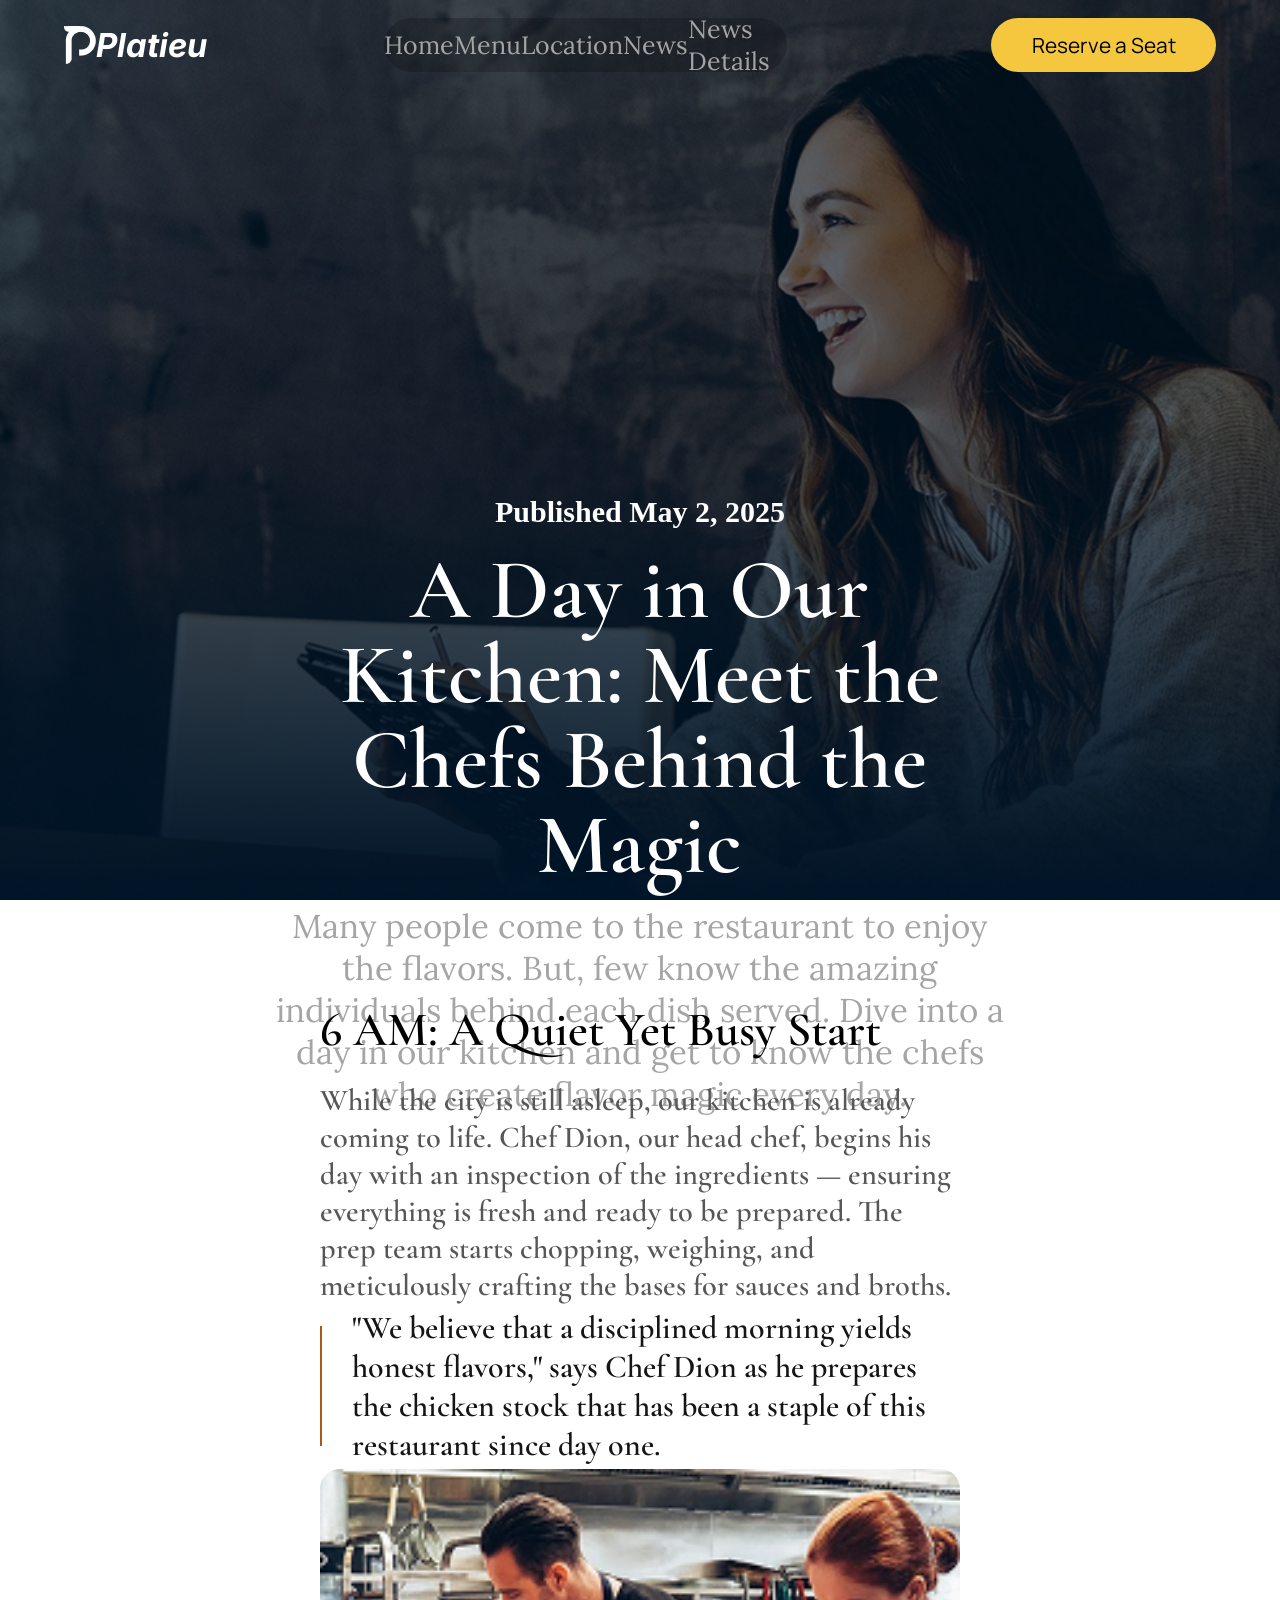
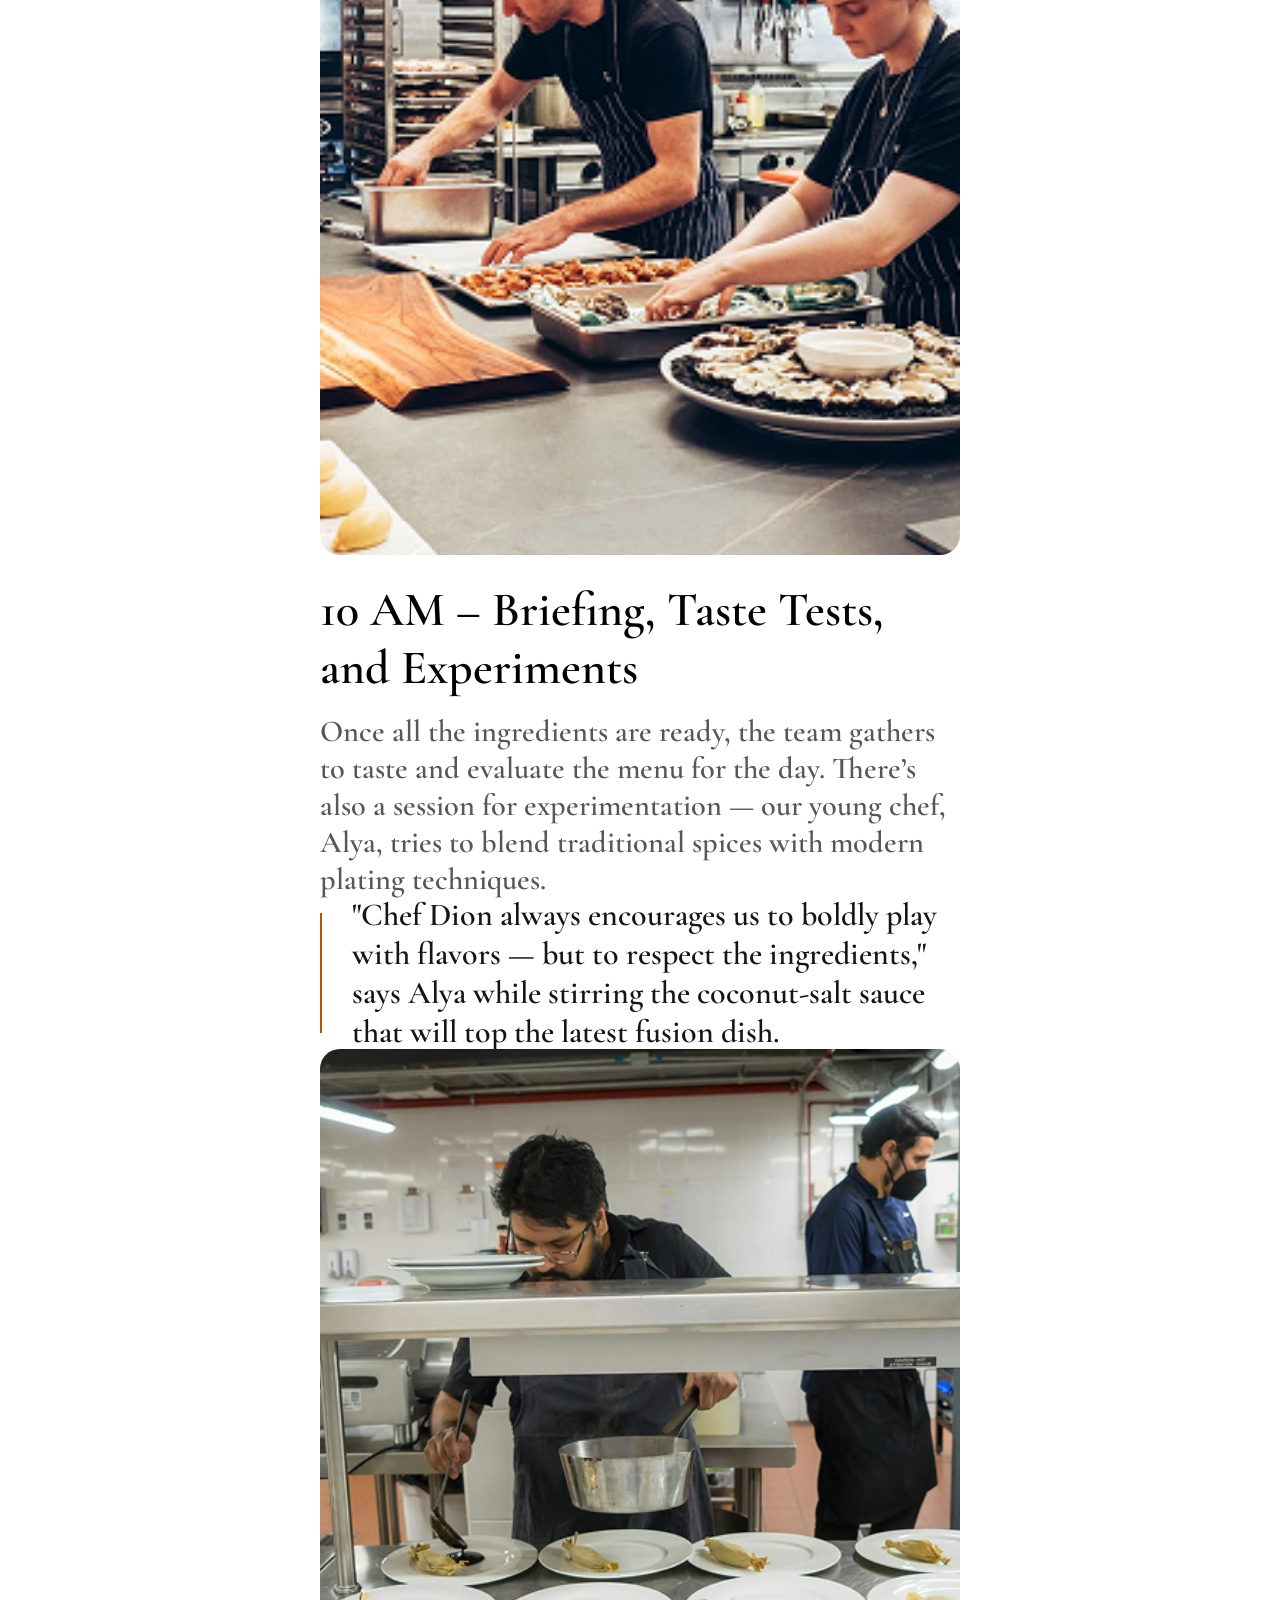
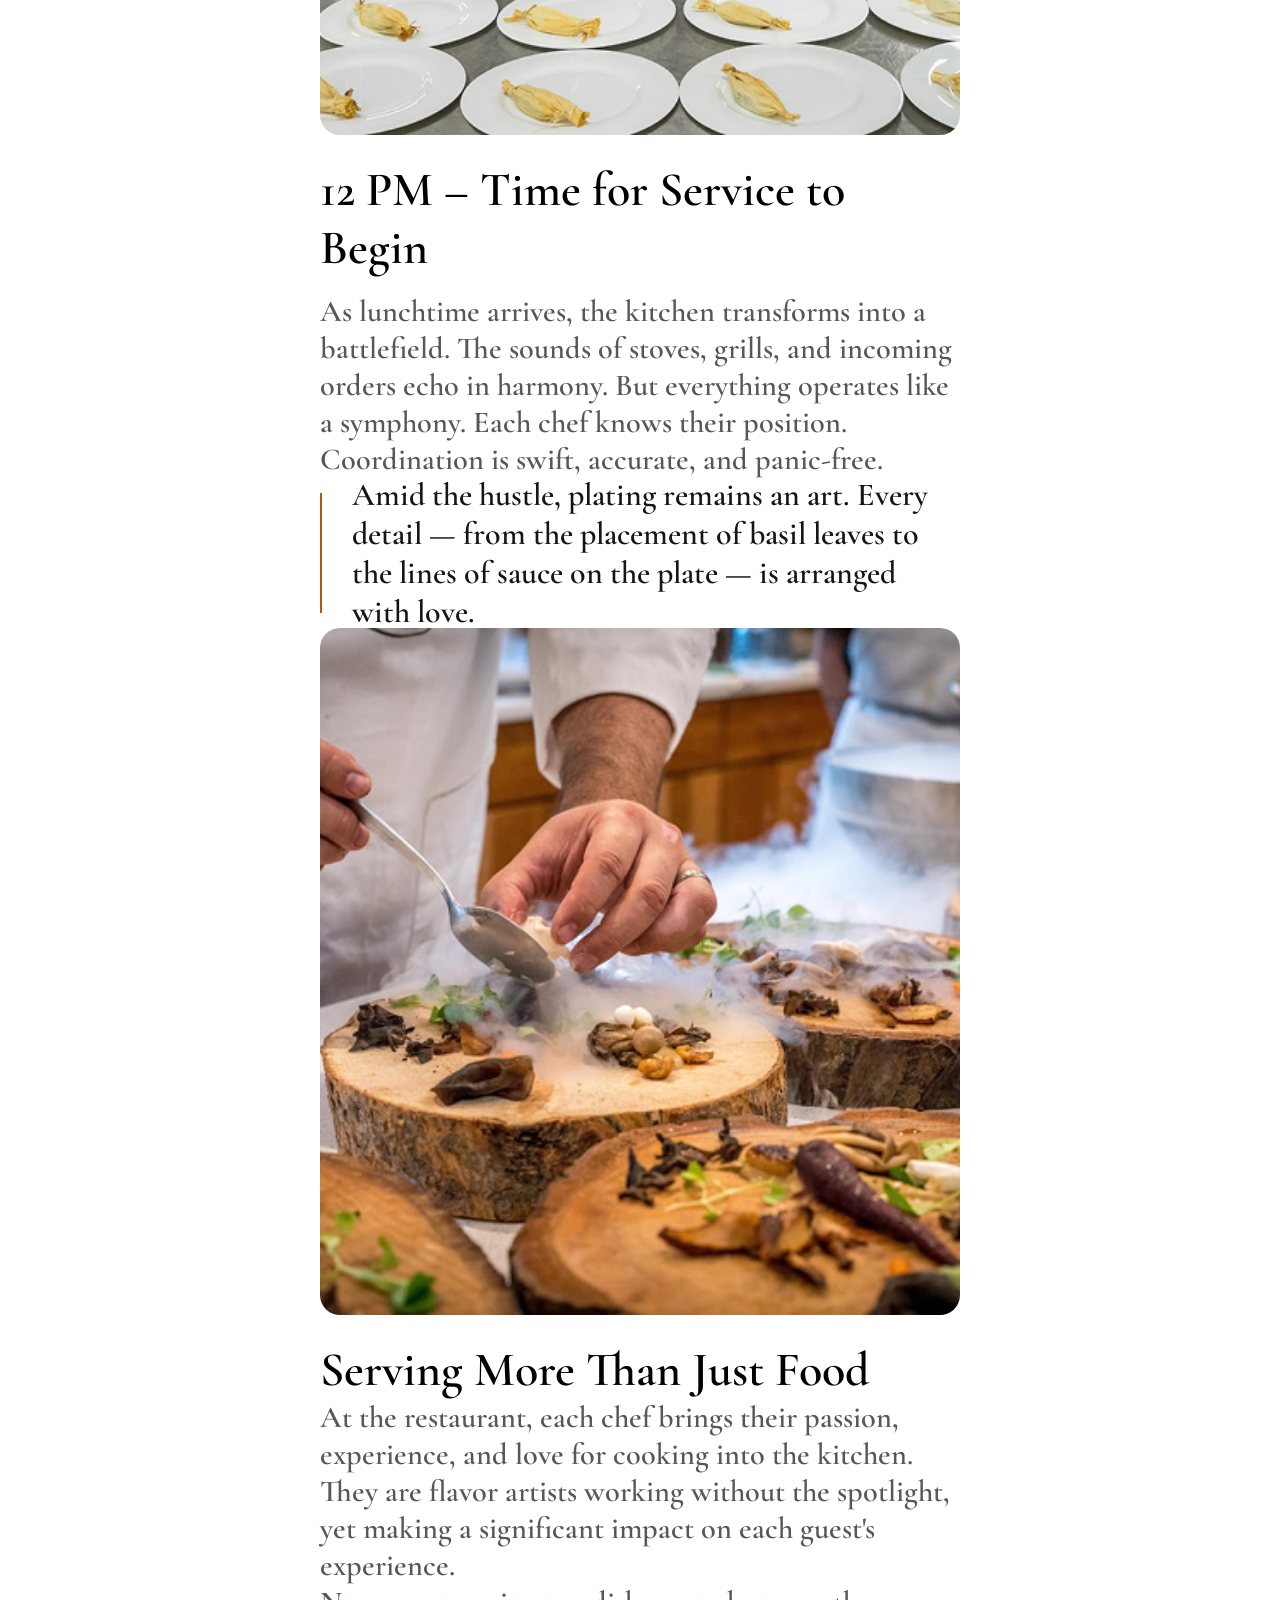
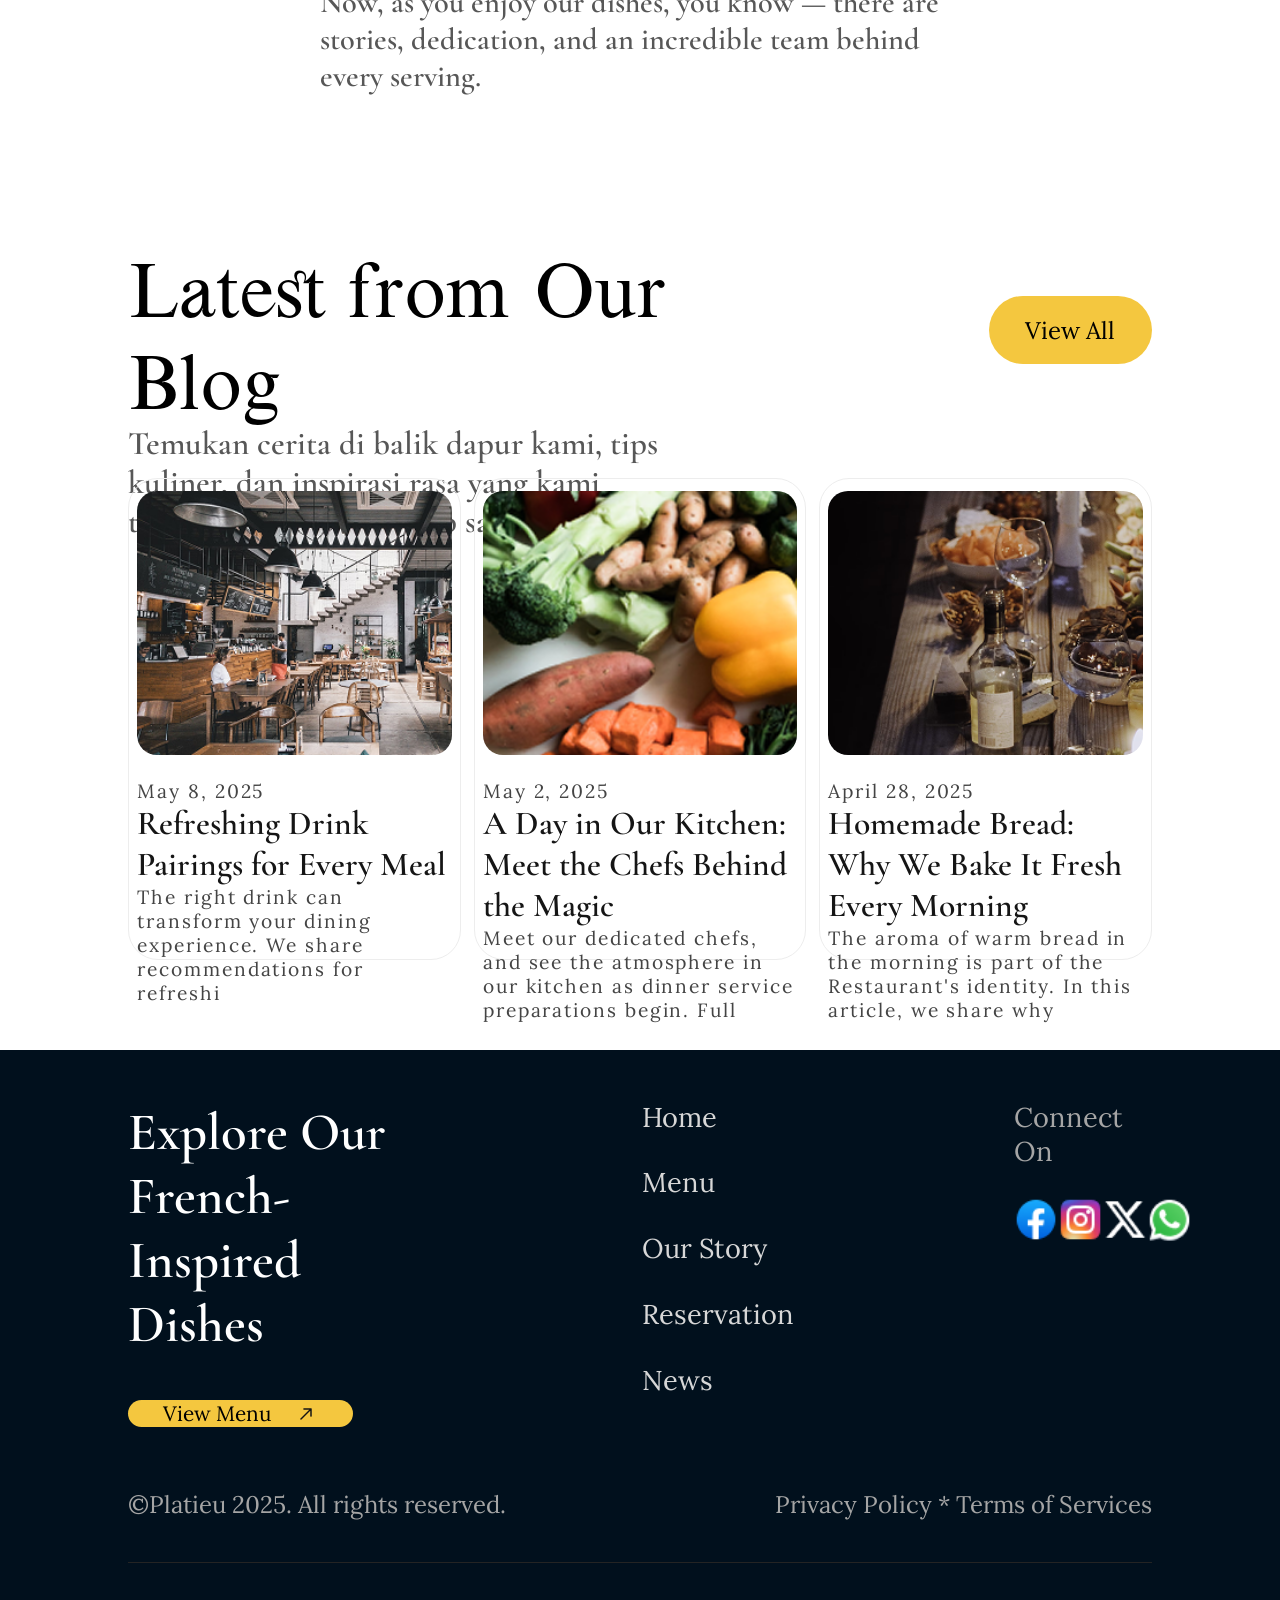
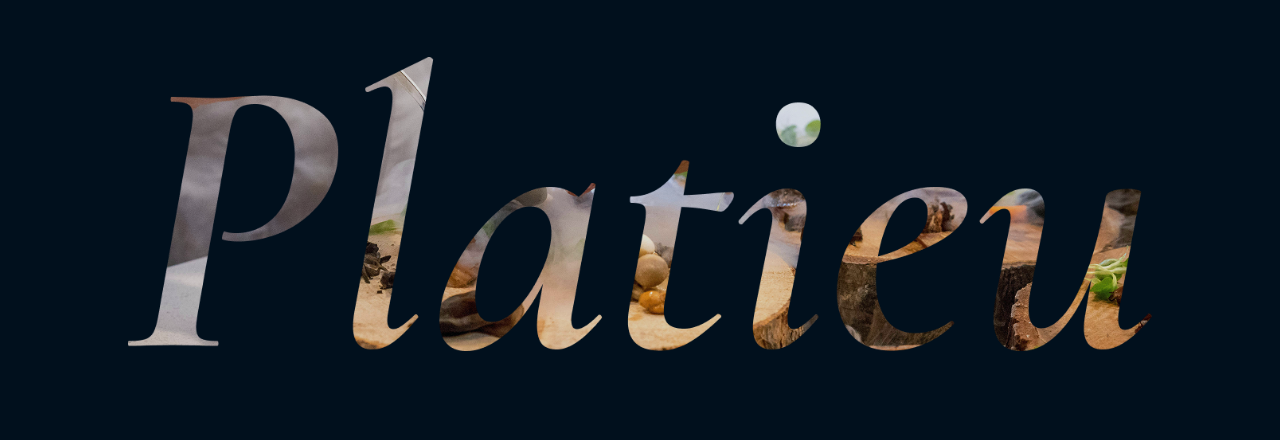
<file: Platieu/News details/NewsDetails.html>
<!DOCTYPE html>
<html lang="en">
<head>
    <meta charset="UTF-8">
    <meta name="viewport" content="width=device-width, initial-scale=1.0">
    <title>News Details</title>
    <link rel="stylesheet" href="NewsDetails.css">
    <base target="_blank">
</head>
<body>
    <section class="hero">
        <header>
            <nav>
                <div>
                    <img src="../Assets/logo.png" alt="">
                    <p>Platieu</p>
                </div>
                <ul>
                    <li><a href="../home.html">Home</a></li>
                    <li><a href="../Our Menu/OurMenu.html">Menu</a></li>
                    <li><a href="../Find Us/FindUs.html">Location</a></li>
                    <li><a href="../News/News.html">News</a></li>
                    <li><a href="../News details/NewsDetails.html">News Details</a></li>
                </ul>
                <button>Reserve a Seat</button>
            </nav>
        </header>
        <div class="hero-wrap">
            <div class="hero-box">
                <h3>Published May 2, 2025</h3>
                <h1>A Day in Our Kitchen: Meet the Chefs Behind the Magic</h1>
                <p>Many people come to the restaurant to enjoy the flavors. But, few know the amazing individuals behind each dish served. Dive into a day in our kitchen and get to know the chefs who create flavor magic every day.</p>
            </div>
        </div>
    </section>
    <main>
        <section class="article">
            <div class="article-box">
                <div class="article-block">
                    <h2>6 AM: A Quiet Yet Busy Start</h2>
                    <p>While the city is still asleep, our kitchen is already coming to life. Chef Dion, our head chef, begins his day with an inspection of the ingredients — ensuring everything is fresh and ready to be prepared. The prep team starts chopping, weighing, and meticulously crafting the bases for sauces and broths.</p>
                    <div class="quote-box">
                        <div class="divider"></div>
                        <p>"We believe that a disciplined morning yields honest flavors," says Chef Dion as he prepares the chicken stock that has been a staple of this restaurant since day one.</p>
                    </div>
                    <img src="../Assets/kitchen.png" alt="">
                </div>
                <div class="article-block">
                    <h2>10 AM – Briefing, Taste Tests, and Experiments</h2>
                    <p>Once all the ingredients are ready, the team gathers to taste and evaluate the menu for the day. There’s also a session for experimentation — our young chef, Alya, tries to blend traditional spices with modern plating techniques.</p>
                    <div class="quote-box">
                        <div class="divider"></div>
                        <p>"Chef Dion always encourages us to boldly play with flavors — but to respect the ingredients," says Alya while stirring the coconut-salt sauce that will top the latest fusion dish.</p>
                    </div>
                    <img src="../Assets/kitchen-2.png" alt="">
                </div>
                <div class="article-block">
                    <h2>12 PM – Time for Service to Begin</h2>
                    <p>As lunchtime arrives, the kitchen transforms into a battlefield. The sounds of stoves, grills, and incoming orders echo in harmony. But everything operates like a symphony. Each chef knows their position. Coordination is swift, accurate, and panic-free.</p>
                    <div class="quote-box">
                        <div class="divider"></div>
                        <p>Amid the hustle, plating remains an art. Every detail — from the placement of basil leaves to the lines of sauce on the plate — is arranged with love.</p>
                    </div>
                    <img src="../Assets/chef.png" alt="">
                </div>
                <div class="article-end">
                    <h2>Serving More Than Just Food</h2>
                    <p>At the restaurant, each chef brings their passion, experience, and love for cooking into the kitchen. They are flavor artists working without the spotlight, yet making a significant impact on each guest's experience.</p>
                    <p>Now, as you enjoy our dishes, you know — there are stories, dedication, and an incredible team behind every serving.</p>
                </div>
            </div>
        </section>
        <section class="related">
            <div class="related-box">
                <div class="related-header">
                    <div class="related-title">
                        <h2>Latest from Our Blog</h2>
                        <p>Temukan cerita di balik dapur kami, tips kuliner, dan inspirasi rasa yang kami tuangkan ke dalam setiap sajian</p>
                    </div>
                    <button class="btn-yellow">View All</button>
                </div>
                <div class="related-cards">
                    <div class="related-card">
                        <div class="related-img-1"></div>
                        <div>
                            <h4>May 8, 2025</h4>
                            <p>Refreshing Drink Pairings for Every Meal</p>
                            <h4>The right drink can transform your dining experience. We share recommendations for refreshi</h4>
                        </div>
                    </div>
                    <div class="related-card">
                        <div class="related-img-2"></div>
                        <div>
                            <h4>May 2, 2025</h4>
                            <p>A Day in Our Kitchen: Meet the Chefs Behind the Magic</p>
                            <h4>Meet our dedicated chefs, and see the atmosphere in our kitchen as dinner service preparations begin. Full</h4>
                        </div>
                    </div>
                    <div class="related-card">
                        <div class="related-img-3"></div>
                        <div>
                            <h4>April 28, 2025</h4>
                            <p>Homemade Bread: Why We Bake It Fresh Every Morning</p>
                            <h4>The aroma of warm bread in the morning is part of the Restaurant's identity. In this article, we share why</h4>
                        </div>
                    </div>
                </div>
            </div>
        </section>
    </main>
    <footer>
        <div class="footer-top">
            <div class="footer-text">
                <h2>Explore Our French-Inspired Dishes</h2>
                <button class="btn-yellow">View Menu <img src="../Assets/icon-link.png" alt=""></button>
            </div>
            <div class="footer-links">
                <ul>
                    <li><a href="../home.html">Home</a></li>
                    <li><a href="../Our Menu/OurMenu.html">Menu</a></li>
                    <li><a href="">Our Story</a></li>
                    <li><a href="">Reservation</a></li>
                    <li><a href="../News/News.html">News</a></li>
                </ul>
            </div>
            <div class="footer-social">
                <div class="social-box">
                    <p>Connect On</p>
                    <div>
                        <img src="../Assets/icon-fb.png" alt="">
                        <img src="../Assets/icon-insta.png" alt="">
                        <img src="../Assets/icon-x.png" alt="">
                        <img src="../Assets/icon-wa.png" alt="">
                    </div>
                </div>
            </div>
        </div>
        <div class="footer-bottom">
            <p>©Platieu 2025. All rights reserved.</p>
            <p>Privacy Policy * Terms of Services</p>
        </div>
        <div class="footer-line"></div>
        <div class="footer-bg"><img src="../Assets/footer-deco.png" alt=""></div>
    </footer>
</body>
</html>
</file>
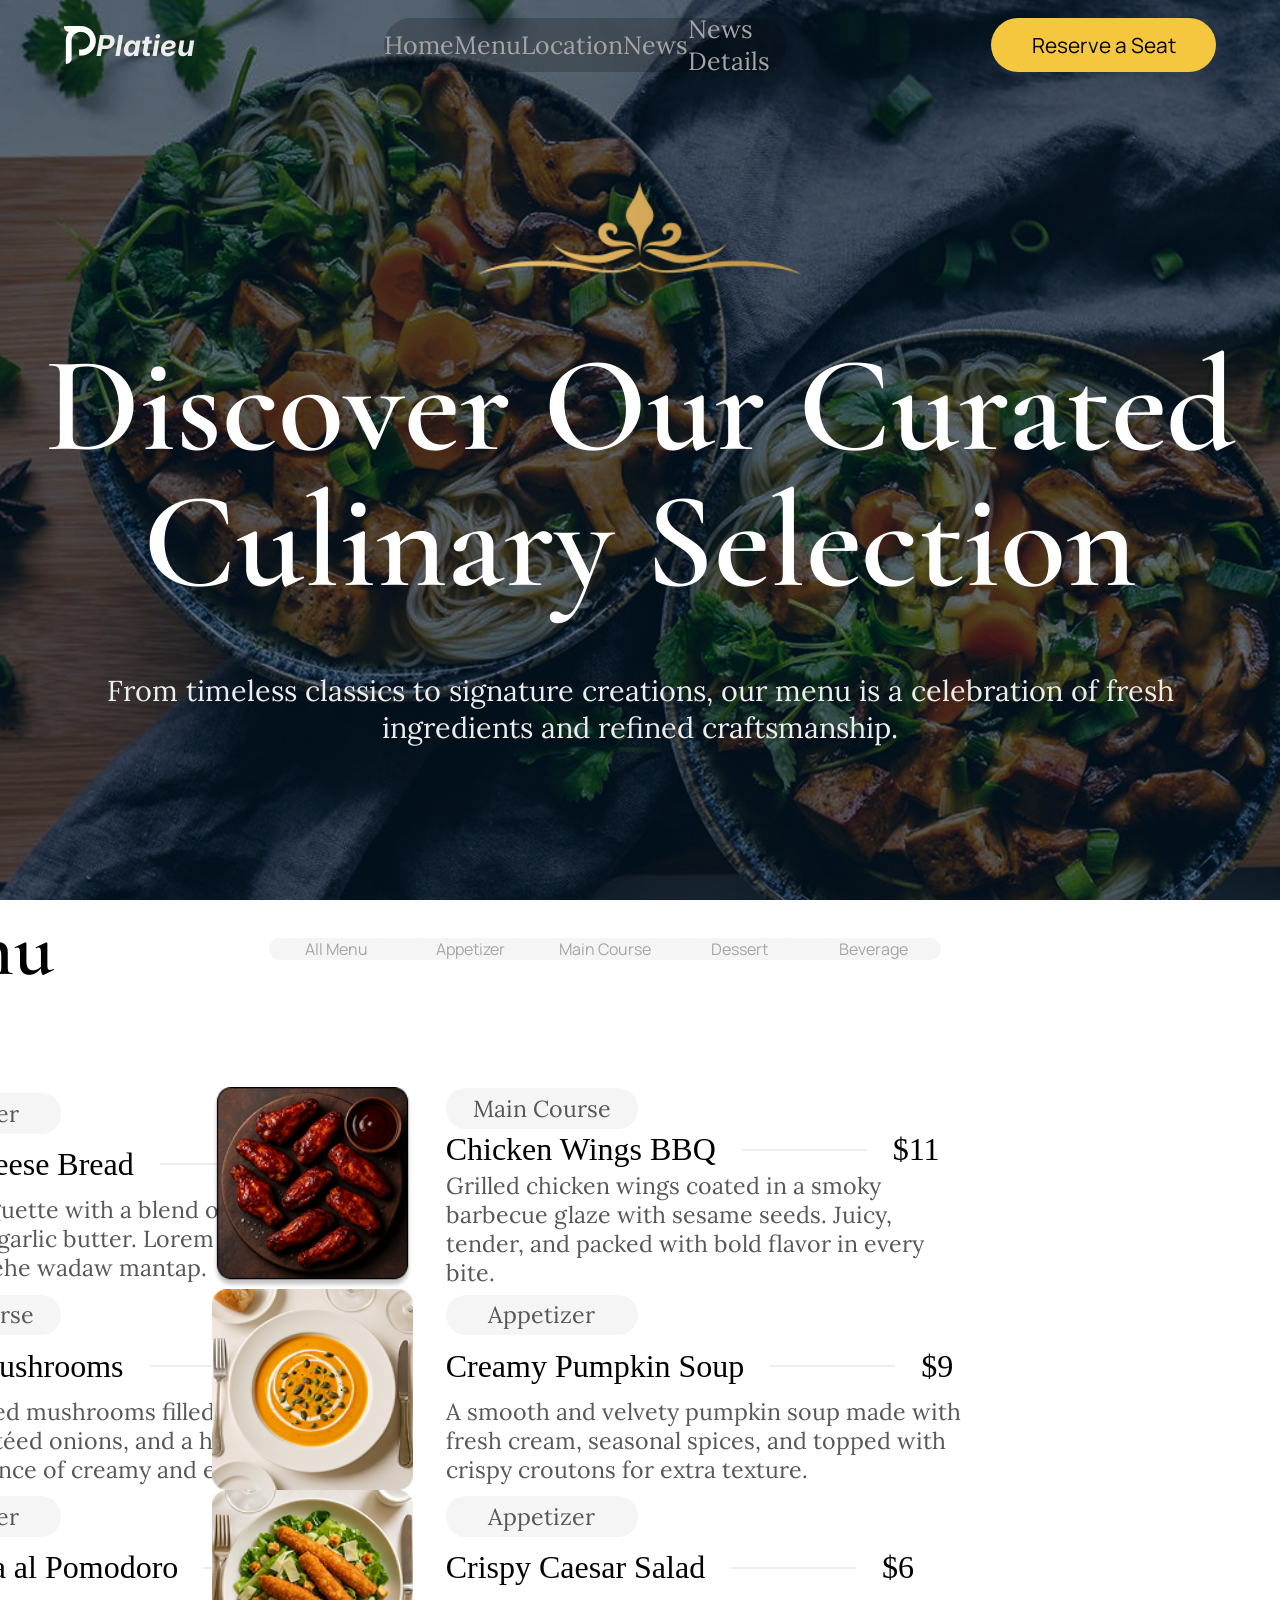
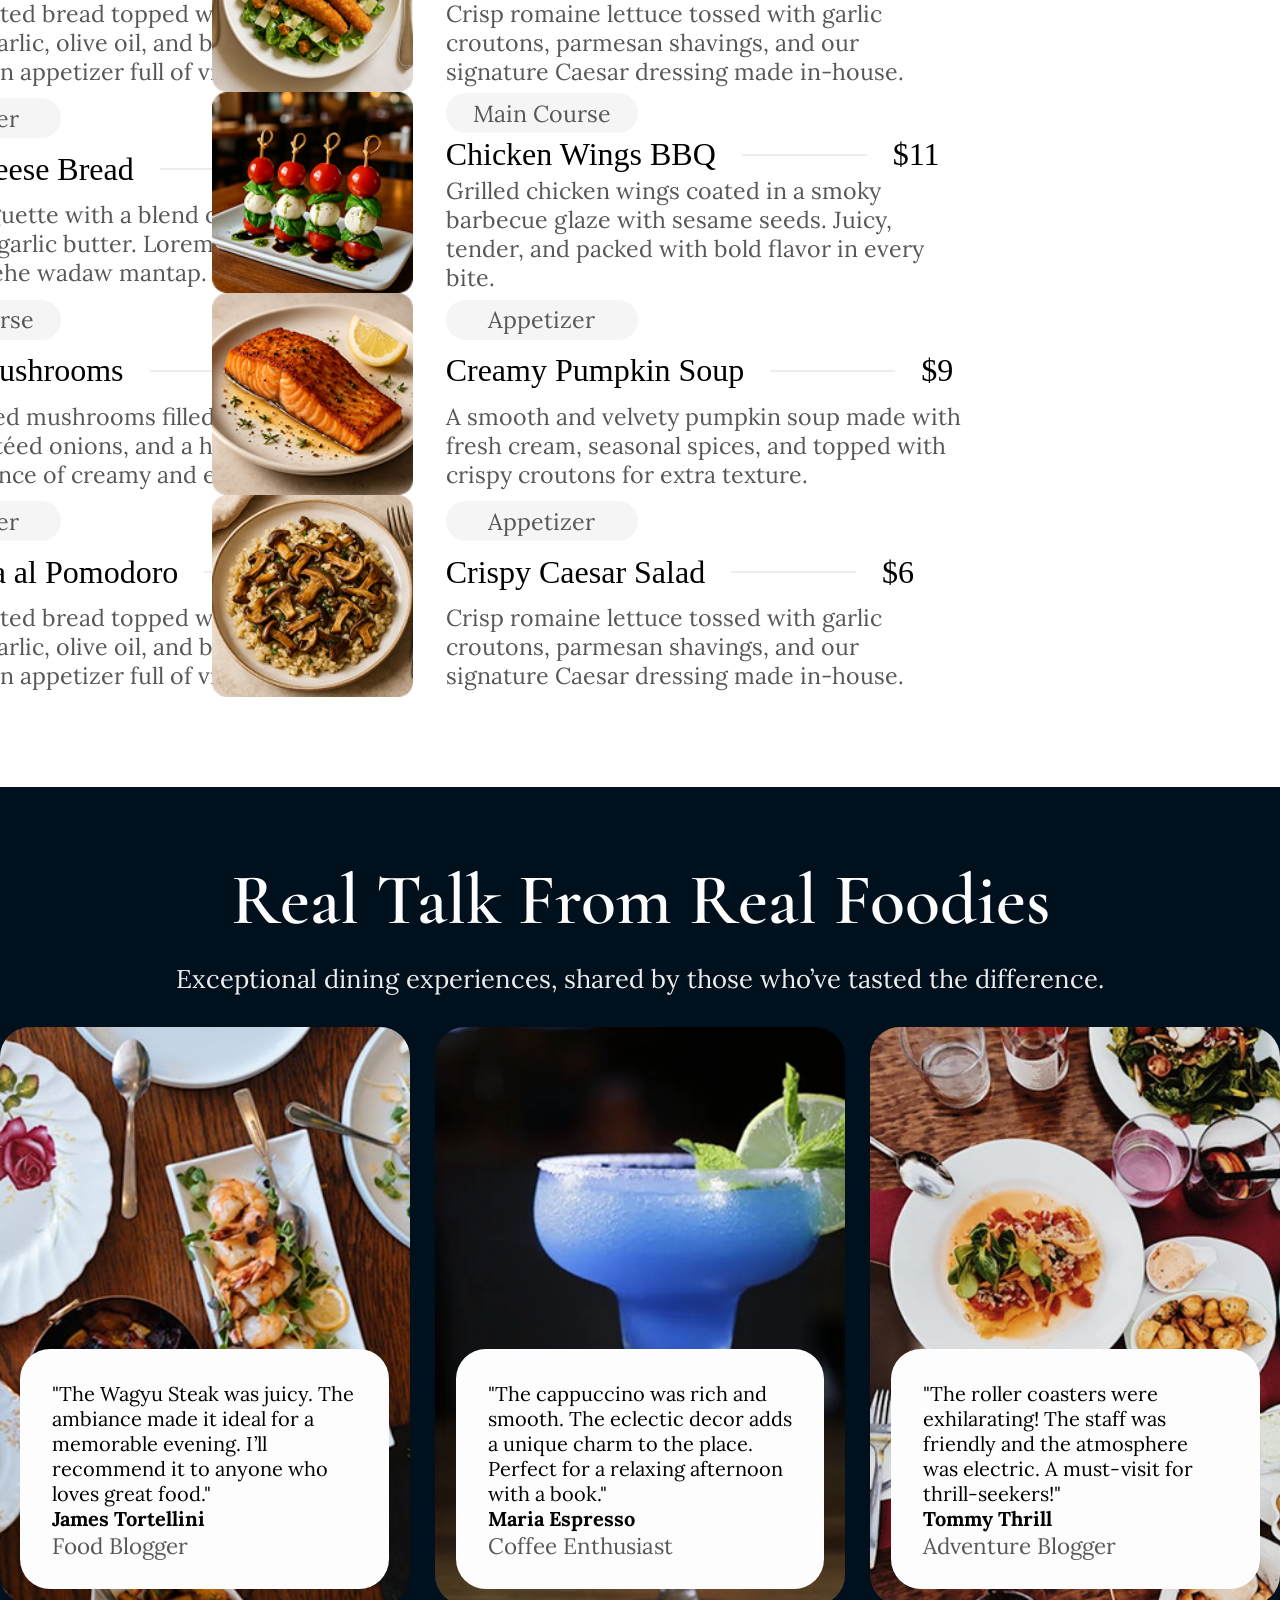
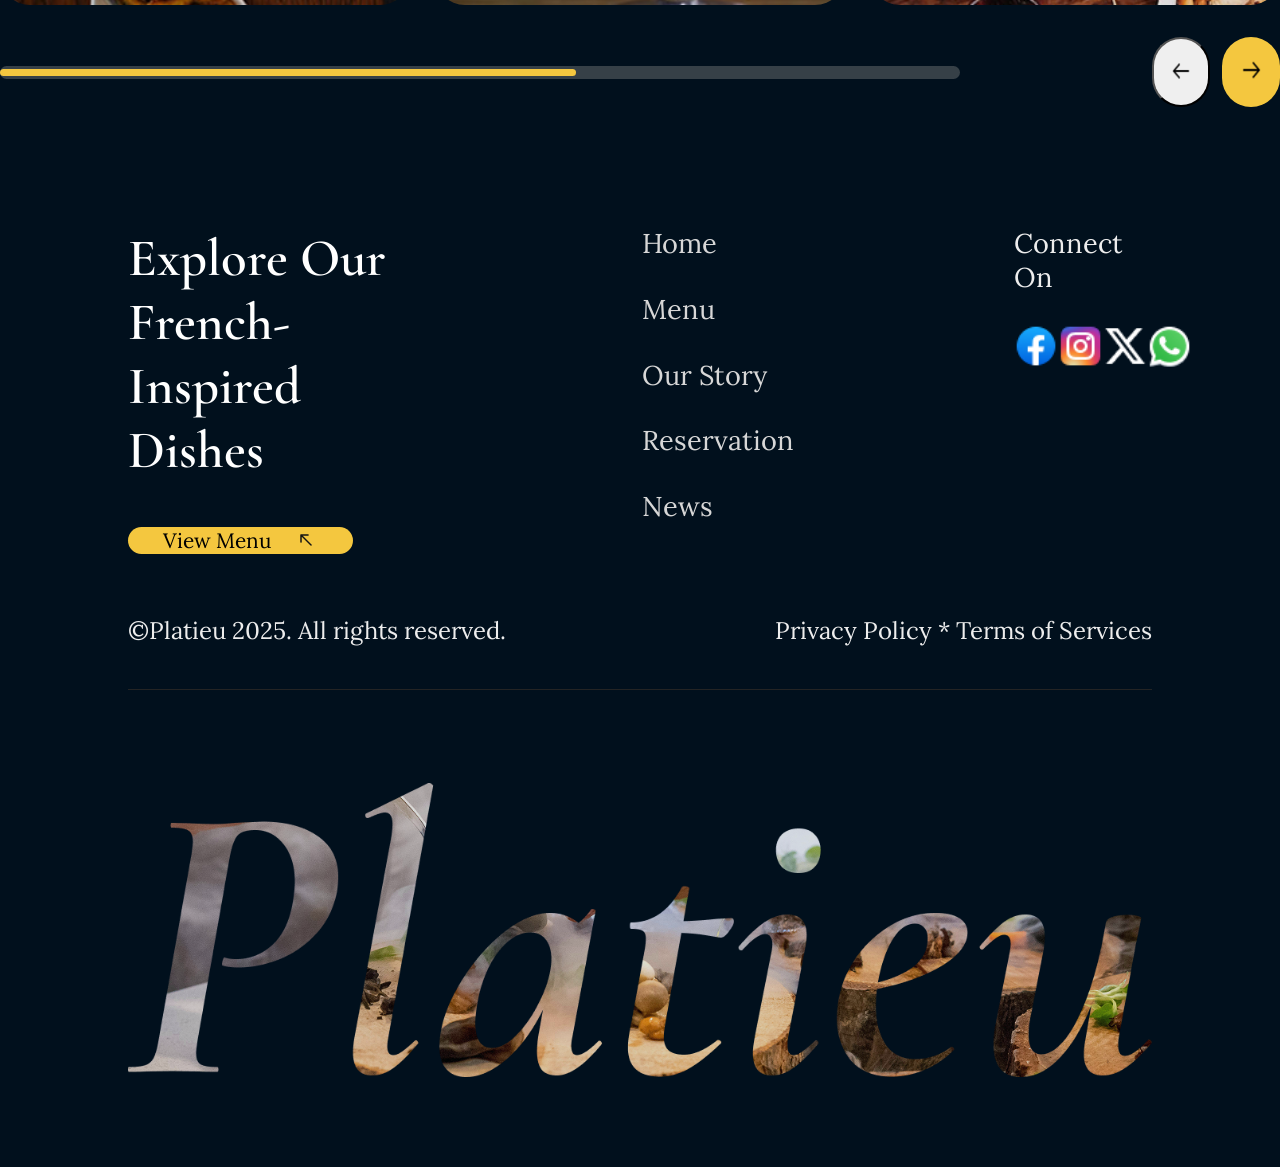
<file: Platieu/Our Menu/OurMenu.html>
<!DOCTYPE html>
<html lang="en">
<head>
    <meta charset="UTF-8">
    <meta name="viewport" content="width=device-width, initial-scale=1.0">
    <title>Menu</title>
    <link rel="stylesheet" href="OurMenu.css">
    <base target="_blank">
</head>
<body>
    <section class="hero">
        <header>
            <nav>
                <div>
                    <img src="../Assets/logo.png" alt="">
                    <p>Platieu</p>
                </div>
                <ul>
                    <li><a href="../home.html">Home</a></li>
                    <li><a href="../Our Menu/OurMenu.html">Menu</a></li>
                    <li><a href="../Find Us/FindUs.html">Location</a></li>
                    <li><a href="../News/News.html">News</a></li>
                    <li><a href="../News details/NewsDetails.html">News Details</a></li>
                </ul>
                <button>Reserve a Seat</button>
            </nav>
        </header>
        <div class="hero-wrap">
            <div class="hero-box">
                <img src="../Assets/crown.png" alt="">
                <h1>Discover Our Curated Culinary Selection</h1>
                <p>From timeless classics to signature creations, our menu is a celebration of fresh ingredients and refined craftsmanship.</p>
                <div>

                </div>
            </div>
        </div>
    </section>
    <section class="menu-col">
        <div class="menu-header">
            <h2>Today Menu</h2>
            <div>
                <button>All Menu</button>
                <button>Appetizer</button>
                <button>Main Course</button>
                <button>Dessert</button>
                <button>Beverage</button>
            </div>
        </div>
        <div class="food-list">
            <div class="menu-col">
                <div class="dish">
                    <img src="../Assets/dish-1.png" alt="">
                    <div class="dish-info">
                        <div class="dish-tag">
                            <p>Appetizer</p>
                        </div>
                        <div class="dish-price">
                            <h3>Garlic Cheese Bread</h3>
                            <div></div>
                            <h3>$7</h3>
                        </div>
                        <p>Toasted baguette with a blend of mozzarella cheese and garlic butter. Lorem ipsum dolor sit amet slur hehe wadaw mantap.</p>
                    </div>
                </div>
                <div class="dish">
                    <img src="../Assets/dish-2.png" alt="">
                    <div class="dish-info">
                        <div class="dish-tag">
                            <p>Main Course</p>
                        </div>
                        <div class="dish-price">
                            <h3>Stuffed Mushrooms</h3>
                            <div></div>
                            <h3>$5</h3>
                        </div>
                        <p>Oven-roasted mushrooms filled with melted cheese, sautéed onions, and a hint of herbs. A perfect balance of creamy and earthy flavors.</p>
                    </div>
                </div>
                <div class="dish">
                    <img src="../Assets/dish-3.png" alt="">
                    <div class="dish-info">
                        <div class="dish-tag">
                            <p>Appetizer</p>
                        </div>
                        <div class="dish-price">
                            <h3>Bruschetta al Pomodoro</h3>
                            <div></div>
                            <h3>$8</h3>
                        </div>
                        <p>Freshly toasted bread topped with ripe tomatoes, garlic, olive oil, and basil leaves. A classic Italian appetizer full of vibrant taste.</p>
                    </div>
                </div>
                <div class="dish">
                    <img src="../Assets/dish-7.png" alt="">
                    <div class="dish-info">
                        <div class="dish-tag">
                            <p>Appetizer</p>
                        </div>
                        <div class="dish-price">
                            <h3>Garlic Cheese Bread</h3>
                            <div></div>
                            <h3>$7</h3>
                        </div>
                        <p>Toasted baguette with a blend of mozzarella cheese and garlic butter. Lorem ipsum dolor sit amet slur hehe wadaw mantap.</p>
                    </div>
                </div>
                <div class="dish">
                    <img src="../Assets/dish-8.png" alt="">
                    <div class="dish-info">
                        <div class="dish-tag">
                            <p>Main Course</p>
                        </div>
                        <div class="dish-price">
                            <h3>Stuffed Mushrooms</h3>
                            <div></div>
                            <h3>$5</h3>
                        </div>
                        <p>Oven-roasted mushrooms filled with melted cheese, sautéed onions, and a hint of herbs. A perfect balance of creamy and earthy flavors.</p>
                    </div>
                </div>
                <div class="dish">
                    <img src="../Assets/dish-9.png" alt="">
                    <div class="dish-info">
                        <div class="dish-tag">
                            <p>Appetizer</p>
                        </div>
                        <div class="dish-price">
                            <h3>Bruschetta al Pomodoro</h3>
                            <div></div>
                            <h3>$8</h3>
                        </div>
                        <p>Freshly toasted bread topped with ripe tomatoes, garlic, olive oil, and basil leaves. A classic Italian appetizer full of vibrant taste.</p>
                    </div>
                </div>
            </div>
            <div class="menu-col">
                <div class="dish">
                    <img src="../Assets/dish-4.png" alt="">
                    <div class="dish-info">
                        <div class="dish-tag">
                            <p>Main Course</p>
                        </div>
                        <div class="dish-price">
                            <h3>Chicken Wings BBQ</h3>
                            <div></div>
                            <h3>$11</h3>
                        </div>
                        <p>Grilled chicken wings coated in a smoky barbecue glaze with sesame seeds. Juicy, tender, and packed with bold flavor in every bite.</p>
                    </div>
                </div>
                <div class="dish">
                    <img src="../Assets/dish-5.png" alt="">
                    <div class="dish-info">
                        <div class="dish-tag">
                            <p>Appetizer</p>
                        </div>
                        <div class="dish-price">
                            <h3>Creamy Pumpkin Soup</h3>
                            <div></div>
                            <h3>$9</h3>
                        </div>
                        <p>A smooth and velvety pumpkin soup made with fresh cream, seasonal spices, and topped with crispy croutons for extra texture.</p>
                    </div>
                </div>
                <div class="dish">
                    <img src="../Assets/dish-6.png" alt="">
                    <div class="dish-info">
                        <div class="dish-tag">
                            <p>Appetizer</p>
                        </div>
                        <div class="dish-price">
                            <h3>Crispy Caesar Salad</h3>
                            <div></div>
                            <h3>$6</h3>
                        </div>
                        <p>Crisp romaine lettuce tossed with garlic croutons, parmesan shavings, and our signature Caesar dressing made in-house.</p>
                    </div>
                </div>
                <div class="dish">
                    <img src="../Assets/dish-10.png" alt="">
                    <div class="dish-info">
                        <div class="dish-tag">
                            <p>Main Course</p>
                        </div>
                        <div class="dish-price">
                            <h3>Chicken Wings BBQ</h3>
                            <div></div>
                            <h3>$11</h3>
                        </div>
                        <p>Grilled chicken wings coated in a smoky barbecue glaze with sesame seeds. Juicy, tender, and packed with bold flavor in every bite.</p>
                    </div>
                </div>
                <div class="dish">
                    <img src="../Assets/dish-11.png" alt="">
                    <div class="dish-info">
                        <div class="dish-tag">
                            <p>Appetizer</p>
                        </div>
                        <div class="dish-price">
                            <h3>Creamy Pumpkin Soup</h3>
                            <div></div>
                            <h3>$9</h3>
                        </div>
                        <p>A smooth and velvety pumpkin soup made with fresh cream, seasonal spices, and topped with crispy croutons for extra texture.</p>
                    </div>
                </div>
                <div class="dish">
                    <img src="../Assets/dish-12.png" alt="">
                    <div class="dish-info">
                        <div class="dish-tag">
                            <p>Appetizer</p>
                        </div>
                        <div class="dish-price">
                            <h3>Crispy Caesar Salad</h3>
                            <div></div>
                            <h3>$6</h3>
                        </div>
                        <p>Crisp romaine lettuce tossed with garlic croutons, parmesan shavings, and our signature Caesar dressing made in-house.</p>
                    </div>
                </div>
            </div>
        </div>
    </section>
    <section class="reviews">
        <div class="reviews-box">
            <div class="reviews-title">
                <h2>Real Talk From Real Foodies</h2>
                <p>Exceptional dining experiences, shared by those who’ve tasted the difference.</p>
            </div>
            <div class="review-cards">
                <div class="review-card-1">
                    <div class="review-text">
                        <p>"The Wagyu Steak was juicy. The ambiance made it ideal for a memorable evening. I’ll recommend it to anyone who loves great food."</p>
                        <div>
                            <p>James Tortellini</p>
                            <p>Food Blogger</p>
                        </div>
                    </div>
                </div>
                <div class="review-card-2">
                    <div class="review-text">
                        <p>"The cappuccino was rich and smooth. The eclectic decor adds a unique charm to the place. Perfect for a relaxing afternoon with a book."</p>
                        <div>
                            <p>Maria Espresso</p>
                            <p>Coffee Enthusiast</p>
                        </div>
                    </div>
                </div>
                <div class="review-card-3">
                    <div class="review-text">
                        <p>"The roller coasters were exhilarating! The staff was friendly and the atmosphere was electric. A must-visit for thrill-seekers!"</p>
                        <div>
                            <p>Tommy Thrill</p>
                            <p>Adventure Blogger</p>
                        </div>
                    </div>
                </div>
            </div>
            <div class="progress-bar">
                <div class="bar-bg">
                    <div class="bar-fill"></div>
                </div>
                <div class="arrows">
                    <button><img src="../Assets/arrow-left.png" alt=""></button>
                    <button class="btn-yellow"><img src="../Assets/arrow-left.png" alt=""></button>
                </div>
            </div>
        </div>
    </section>
    </main>
    <footer>
        <div class="footer-top">
            <div class="footer-text">
                <h2>Explore Our French-Inspired Dishes</h2>
                <button class="btn-yellow">View Menu <img src="../Assets/icon-link.png" alt=""></button>
            </div>
            <div class="footer-links">
                <ul>
                    <li><a href="../home.html">Home</a></li>
                    <li><a href="../OurMenu.html">Menu</a></li>
                    <li><a href="">Our Story</a></li>
                    <li><a href="">Reservation</a></li>
                    <li><a href="../News.html">News</a></li>
                </ul>
            </div>
            <div class="footer-social">
                <div class="social-box">
                    <p>Connect On</p>
                    <div>
                        <img src="../Assets/icon-fb.png" alt="">
                        <img src="../Assets/icon-insta.png" alt="">
                        <img src="../Assets/icon-x.png" alt="">
                        <img src="../Assets/icon-wa.png" alt="">
                    </div>
                </div>
            </div>
        </div>
        <div class="footer-bottom">
            <p>©Platieu 2025. All rights reserved.</p>
            <p>Privacy Policy * Terms of Services</p>
        </div>
        <div class="footer-line"></div>
        <div class="footer-bg"><img src="../Assets/footer-deco.png" alt=""></div>
    </footer>
</body>
</html>
</file>
<file: Pizzashop/style.css>
*{
    margin: 0;
    padding: 0;
    box-sizing: border-box;
}
body{
    background-color: #1E0C00;
}
header{
    width: 100%;
    height: 130px;
    display: flex; 
    align-items: center;  
}
nav{
    width: 98%;
    height: 55px;
    display: flex;
    justify-content: space-around;
    align-items: center;
}
nav .daf{
    width: 162px;
    height: 37px;
}
ul{
    width: 470px;
    height: 40px;
    display: flex;
    justify-content: space-around;
    align-items:center ;
}
ul li{
    transition: 0.5s;
    list-style: none;
}
ul li a:hover{
    background: linear-gradient(90deg, #FF5D29 0%, #FE9C1C 100%);
    -webkit-background-clip: text;
    -webkit-text-fill-color: transparent;
}
ul li a {
    color: #A3A3A3;
    text-decoration: none;
}
.right{
    width: 230px;
    height: 40px;
    display: flex;
    justify-content: space-around;
    align-items: center;
}
.log{
    color: white;
    width: 130px;
    height: 40px;
    border-radius: 30px;
    background: linear-gradient(90deg, #FF5D29 0%, #FE9C1C 100%);
}
.sum{
    width: 40px;
    height: 40px;
    border-radius: 50px;
    background: linear-gradient(90deg, #FF5D29 0%, #FE9C1C 100%);
}
.del_cont{
    width: 830px;
    height: 650px;
}
.str{
    width: 538px;
    height: 185px;
    font-size: 60px;
    color: white;
    font-weight: 1000px;
}
.free{
    width: 411px;
    height: 80px;
    font-size: 20px;
    color: #A3A3A3;
    display: flex;
}
.sec{
    width: 320px;
}
.vid{
    width: 272px;
    height: 193px;
}
.but{
    height: 100px;
    display: flex;
    align-items: center;
}
.button{
    width: 200px;
    height: 52px;
    background: linear-gradient(90deg, #FF5D29 0%, #FE9C1C 100%);
    border-radius: 30px;
    z-index: 1;
    border-color: #FE9C1C;
}
.button p{
    color: white;
    font-size: 19px;
}
.button_2{
    position: relative;
    right: 50px;
    width: 200px;
    height: 52px;
    border-radius: 30px;
    -webkit-background-clip: text;
    border-color: #FE9C1C;
}
.button_2 p{
    font-size: 15px;
    background-image: linear-gradient(to right,#FF5D29 0%, #FE9C1C 100%);
    -webkit-background-clip: text;
    -webkit-text-fill-color: transparent;
    z-index: 0;
}
.del{
    width: 1780px;
    height: 882px;
    display: flex;
    justify-content: space-around;
    align-items: center;
}
.piz{
    position: relative;
    top: 190px;
    width: 456px;
    height: 684px;
}
.mini_piz{
    position: relative;
    width: 245px;
    height: 185px;
    bottom: 520px;
    left: 280px;
}
.potat{
    position: relative;
    width: 212px;
    height: 226px;
    bottom: 200px;
    right: 80px;
}
.sil{
    width: 100%;
    height: 280px;
    display: flex;
    justify-content: center;
    flex-direction: column;
}
.sil h1{
    display: flex;
    justify-content: center;
    color: whitesmoke;
    font-size: 60px;
    font-weight: 900;
    height: 100px;
}
.chooseice{
    width:85%;
    height: 150px;
    display: flex;
    justify-content: space-around;
    align-self: center;
}
.chooseice p{
    color: white;
    font-size: 18px;
}
.chooseice button{
    width: 230px;
    height: 52px;
    border-radius: 30px;
    background: #210A01;
}
.chooseice button:hover{
    background: linear-gradient(90deg, #FF5D29 0%, #FE9C1C 100%);
    transition: 0.5s;
}
.shar{
    width: 100%;
    height: 520px;
}
.shar_container{
    display: flex;
    justify-content: space-around;
    align-self: center;
}
.italian{
    width: 297px;
    height: 459px;
    background-color: #210A01;
    display: flex;
    justify-content: center;
    align-items: center;
    flex-direction: column;
    color: white;
}
.italian img{
    position: relative;
    bottom: 90px;
}
.italian .itil{
    position: relative;
    bottom: 80px;
    width: 73px;
    height: 60px;
}
.italian .fili{
    width: 229px;
    height: 32px;
    font-size: 15px;
    color: #A3A3A3;
    position: relative;
    bottom: 85px;
}
.gei{
    width: 100px;
    height: 60px;
    display: flex;
    justify-content: space-around;
    align-items: center;
}
.kol{
    width: 194px;
    display: flex;
    justify-content: space-around;
}
.kol p{
    color: #A3A3A3;
}
.kol button{
    width: 40px;
    height: 40px;
    border-radius: 30px;
    background: #210A01;
    position: relative;
    bottom: 60px;
}
.kol button:hover{
    background: linear-gradient(90deg, #FF5D29 0%, #FE9C1C 100%);
    transition: 0.5s;
}
.ingridient{
    width: 194px;
    height: 40px;
    border-radius: 30px;
    background-image: linear-gradient(to right,#FF5D29 0%, #FE9C1C 100%);
    -webkit-background-clip: text;
    -webkit-text-fill-color: transparent;
    position: relative;
    bottom: 40px;
}
.gei{
    display: flex;
    justify-content: space-around;
    width: 200px;
    height: 33px;
    position: relative;
    bottom: 30px;
}
.gei .lilo{
    width: 66px;
    height: 32px;
}
.gei .opp{
    width: 82px;
    height: 26px;
    display: flex;
    justify-content: space-around;
}
.gei .opp button{
    width: 23px;
    height: 23px;
    border-radius: 30px;
    background-color: #210A01;
    color: #A3A3A3;
}
.gei .opp button:hover{
    background: linear-gradient(90deg, #FF5D29 0%, #FE9C1C 100%);
    transition: 0.5s;
}
.order{
    width: 188px;
    height: 44px;
    border-radius: 30px;
    background: linear-gradient(90deg, #FF5D29 0%, #FE9C1C 100%);
    position: relative;
    bottom: 20px;
}
.ordn p{
    color: white;
    font-size: 15px;
}
.Venecia{
    width: 297px;
    height: 459px;
    background-color: #210A01;
    display: flex;
    justify-content: center;
    align-items: center;
    flex-direction: column;
    color: white;
}
.Venecia img{
    position: relative;
    bottom: 90px;
}
.Venecia .venec{
    position: relative;
    bottom: 80px;
    width: 73px;
    height: 60px;
}
.Venecia .fili{
    width: 229px;
    height: 32px;
    font-size: 15px;
    color: #A3A3A3;
    position: relative;
    bottom: 85px;
}
.Meat{
    width: 297px;
    height: 459px;
    background-color: #210A01;
    display: flex;
    justify-content: center;
    align-items: center;
    flex-direction: column;
    color: white;
}
.Meat img{
    position: relative;
    bottom: 90px;
}
.Meat .meat_container{
    position: relative;
    bottom: 80px;
    width: 73px;
    height: 60px;
}
.Meat .fili{
    width: 229px;
    height: 32px;
    font-size: 15px;
    color: #A3A3A3;
    position: relative;
    bottom: 85px;
}
.Cheese{
    width: 297px;
    height: 459px;
    background-color: #210A01;
    display: flex;
    justify-content: center;
    align-items: center;
    flex-direction: column;
    color: white;
}
.Cheese img{
    position: relative;
    bottom: 90px;
}
.Cheese .chee{
    position: relative;
    bottom: 80px;
    width: 73px;
    height: 60px;
}
.Cheese .fili{
    width: 229px;
    height: 32px;
    font-size: 15px;
    color: #A3A3A3;
    position: relative;
    bottom: 85px;

}
.popular{
    display: flex;
    justify-content: center;
    align-items: center;
    height: 480px;
}
.popular_container{
    width: 1248px;
    height: 290px;
}
.dof{
    width: 100%;
    height: 420px;
}
.dof_container{
    height: 500px;
    display: flex;
    justify-content: space-around;
    align-self: center;
}
.Argentina{
    width: 297px;
    height: 459px;
    background-color: #210A01;
    display: flex;
    justify-content: center;
    align-items: center;
    flex-direction: column;
    color: white;
}
.Argentina img{
    position: relative;
    bottom: 90px;
}
.Argentina .Argen{
    position: relative;
    bottom: 80px;
    width: 73px;
    height: 60px;
}
.Argentina .fili{
    width: 229px;
    height: 32px;
    font-size: 15px;
    color: #A3A3A3;
    position: relative;
    bottom: 85px;
}
.Gribnaya{
    width: 297px;
    height: 459px;
    background-color: #210A01;
    display: flex;
    justify-content: center;
    align-items: center;
    flex-direction: column;
    color: white;
}
.Gribnaya img{
    position: relative;
    bottom: 90px;
}
.Gribnaya .Grib{
    position: relative;
    bottom: 80px;
    width: 73px;
    height: 60px;
}
.Gribnaya .fili{
    width: 229px;
    height: 32px;
    font-size: 15px;
    color: #A3A3A3;
    position: relative;
    bottom: 85px;
}
.Tomato{
    width: 297px;
    height: 459px;
    background-color: #210A01;
    display: flex;
    justify-content: center;
    align-items: center;
    flex-direction: column;
    color: white;
}
.Tomato img{
    position: relative;
    bottom: 90px;
}
.Tomato .tomato_container{
    position: relative;
    bottom: 80px;
    width: 73px;
    height: 60px;
}
.Tomato .fili{
    width: 229px;
    height: 32px;
    font-size: 15px;
    color: #A3A3A3;
    position: relative;
    bottom: 85px;
}
.Italianx2{
    width: 297px;
    height: 459px;
    background-color: #210A01;
    display: flex;
    justify-content: center;
    align-items: center;
    flex-direction: column;
    color: white;
}
.Italianx2 img{
    position: relative;
    bottom: 90px;
}
.Italianx2 .italx2{
    position: relative;
    bottom: 80px;
    width: 100px;
    height: 60px;
}
.Italianx2 .fili{
    width: 229px;
    height: 32px;
    font-size: 15px;
    color: #A3A3A3;
    position: relative;
    bottom: 85px;
}
.blog{
    width: 1800px;
    height: 350px;
    display: flex;
    justify-content: space-around;
    align-items: end;
}
.blog_container{
    width: 830px;
    height: 280px;
    display: flex;
    justify-content: space-around;
}
.cook{
    display: flex;
    justify-content: center;
    align-items: center;
    width: 367px;
    height: 260px;
    background-image: url(Photos/How\ we.png);
}
.cook h1{
    color: white;
    position: relative;
    left: 25px;
    width: 170px;
    height: 55px;
    font-size: 24px;
}
.cook button{
    position: relative;
    color: white;
    top: 80px;
    right: 145px;
    width: 200px;
    border-color: #FE9C1C;
    height: 40px;
    border-radius: 30px;
    background-image: linear-gradient(to right,#FF5D29 0%, #FE9C1C 100%);
}
.our{
    background-image: url(Photos/Our.png);
    width: 396px;
    height: 260px;
}
.our h1{
    color: white;
    position: relative;
    top: 100px;
    left: 25px;
    width: 170px;
    height: 55px;
    font-size: 24px;
}
.our button{
    position: relative;
    top: 135px;
    left: 25px;
    color: white;
    border-color: #FE9C1C;
    width: 200px;
    height: 40px;
    border-radius: 30px;
    background-image: linear-gradient(to right,#FF5D29 0%, #FE9C1C 100%);
}
.event{
    width: 430px;
    height: 140px;
}
.event h1{
    color: white;
    font-size: 60px;
    width: 380px;
    height: 75px;
    font-weight: 900;
    display: flex;
    justify-content: end;
}
.event p{
    color: #A3A3A3;
    font-size: 20px;
    width: 427px;
    height: 55px;
}
.htp{
    width: 1680px;
    height: 290px;
    display: flex;
    justify-content: space-evenly;
    align-items: center;
}
.for_1{
    background-image: url(Photos/Two\ pizza.png);
    width: 610px;
    height: 260px;
    border-radius: 20px;
}
.for_1 h1{
    width: 160px;
    height: 55px;
    color: white;
    font-size: 23px;
    position: relative;
    bottom: 120px;
    left: 25px;
}
.for_1 button{
    position: relative;
    bottom: 85px;
    left: 25px;
    color: white;
    width: 200px;
    border-color: #FE9C1C;
    height: 40px;
    border-radius: 30px;
    background-image: linear-gradient(to right,#FF5D29 0%, #FE9C1C 100%);
}
.tour{
    background-image: url(Photos/Kitchen\ tour.png);
    width: 615px;
    height: 260px;
    border-radius: 20px;
}
.tour h1{
    width: 168px;
    height: 55px;
    color: white;
    font-size: 23px;
    position: relative;
    bottom: 165px;
    left: 25px;
}
.tour button{
    position: relative;
    bottom: 115px;
    left: 25px;
    color: white;
    border-color: #FE9C1C;
    width: 200px;
    height: 40px;
    border-radius: 30px;
    background-image: linear-gradient(to right,#FF5D29 0%, #FE9C1C 100%);
}
.gud{
    position: relative;
    left: 440px;
    bottom: 50px;
    width: 230px;
    height: 250px;
}
.egg_b{
    width: 215px;
    height: 215px;
    position: relative;
    right: 100px;
    bottom: 90px;
}
.gud{
    width: 1780px;
    height: 280px;
    display: flex;
    justify-content: space-evenly;
    align-items: center;
}
.freepiz{
    background-image: url(Photos/free\ coffee\ .png);
    width: 401px;
    height: 260px;
}
.cofe{
    width: 200px;
    height: 200px;
    position: relative;
    top: 90px;
    right: 95px;
}
.freepiz h1{
    color: white;
    width: 168px;
    height: 54px;
    font-size: 24px;
    position: relative;
    bottom: 110px;
    left: 25px;
}
.freepiz button{
    width: 204px;
    height: 38px;
    border-radius: 30px;
    background-image: linear-gradient(to right,#FF5D29 0%, #FE9C1C 100%);
    color: white;
    position: relative;
    border-color: #FE9C1C;
    bottom: 80px;
    left: 25px;
}
.instag{
    background-image: url(Photos/Инстаграм.png);
    width: 401px;
    height: 260px;
}
.instag h1{
    color: white;
    width: 168px;
    height: 54px;
    font-size: 23px;
    position: relative;
    top: 80px;
    left: 25px;
}
.instag button{
    width: 204px;
    height: 38px;
    border-radius: 30px;
    border-color: #FE9C1C;
    background-image: linear-gradient(to right,#FF5D29 0%, #FE9C1C 100%);
    position: relative;
    top: 135px;
    left: 25px;
    color: white;
    font-size: 14px;
}
.choose{
    background-image: url(Photos/Choose.png);
    width: 401px;
    height: 260px;
}
.choose h1{
    color: white;
    width: 171px;
    height: 81px;
    font-size: 25px;
    position: relative;
    top: 80px;
    left: 25px;
}
.choose button{
    width: 204px;
    height: 38px;
    border-radius: 30px;
    border-color: #FE9C1C;
    background-image: linear-gradient(to right,#FF5D29 0%, #FE9C1C 100%);
    position: relative;
    top: 110px;
    left: 25px;
    color: white;
    font-size: 14px;
}
.just{
    width: 500px;
    height: 580px;
    display: flex;
    justify-content: center;
    align-items: center;
    flex-direction: column;
}
.huz h1{
    color: white;
    width: 296px;
    height: 110px;
    font-size: 58px;
    font-weight: 900;
    display: flex;
    align-items: end;
}
.huz p{
    color: #A3A3A3;
    width: 445px;
    height: 130px;
    font-size: 21px;
    display: flex;
    align-items: center;
}
.alotpiz{
    background-image: url(Photos/Много\ пиц.png);
    width: 490px;
    height: 235px;
}
.plok{
    width: 408px;
    height: 108px;
    color: #A3A3A3;
    font-size: 21px;
}
.folp{
    background-image: url(Photos/Большая\ пицца.png);
    width: 620px;
    height: 620px;
}
.texsts{
    width: 1600px;
    height: 800px;
    display: flex;
    justify-content: space-around;
    align-items: center;
}
.min_piz2{
    width: 230px;
    height: 230px;
    position: relative;
    left: 490px;
    bottom: 70px;
}
.potat2{
    position: relative;
    height: 230px;
    width: 230px;
    top: 450px;
    right: 280px;
}
.end{
    width: 140px;
    height: 33px;
}
.foot{
    width: 100%;
    height: 436px;
    background-color: #170A00;
}
.pizzashp{
    height: 160px;
    width: 100px;
    display: flex;
    h1 { 
    /* настройки самого шрифта, размер, начертание, верхний регистр всех символов */ 
    font-size: 30px; 
    font-weigth: bold; 
    font-family: sans-serif; 

    background-image: linear-gradient(to right, #ffba3a 0%, #ff8c2e 46%, #ff7300 100%); 
    -webkit-background-clip: text;  
    -webkit-text-fill-color: transparent; 
}
}
.pizzashp1{
    height: 160px;
    width: 100px;
    display: flex;
    justify-content: space-around;
    align-items: center;
    h1 { 
    /* настройки самого шрифта, размер, начертание, верхний регистр всех символов */ 
    font-size: 30px; 
    font-weigth: bold; 
    font-family: sans-serif; 

    background-image: linear-gradient(to right, #ffba3a 0%, #ff8c2e 46%, #ff7300 100%); 
    -webkit-background-clip: text;  
    -webkit-text-fill-color: transparent; 
}
}
.ghop{
    width: 1500px;
    height: 300px;
    display: flex;
    justify-content: space-around;
    align-items: center;
}
.home{
    width: 130px;
    height: 170px;
    line-height: 40px;
}
.home h2{
    color: white;
    font-size: 20px;
    width: 130px;
    height: 40px;
}
.home p{
    color: #A3A3A3;
    width: 130px;
    font-size: 20px;
}
.events{
    width: 170px;
    height: 170px;
    line-height: 40px;
}
.events h2{
    color: white;
    font-size: 22px;
    width: 60px;
    height: 40px;
}
.events p{
    color: #A3A3A3;
    width: 170px;
    font-size: 19px;
}
.menu{
    width: 110px;
    height: 168px;
    line-height: 40px;
}
.menu h2{
    color: white;
    font-size: 20px;
    width: 51px;
    height: 40px;
}
.menu p{
    color: #A3A3A3;
    font-size: 20px;
    width: 110px;
}
.abus{
    width: 100px;
    height: 170px;
    line-height: 40px;
}
.abus h2{
    color: white;
    font-size: 20px;
    width: 85px;
    height: 40px;
}
.abus p{
    color: #A3A3A3;
    width: 100px;
    font-size: 20px;
}
.niz{
    display: flex;
    justify-content: space-between;
    align-items: center;
    width: 1800px;
    height: 120px;
}
.nomer{
    width: 350px;
    display: flex;
    justify-content: center;
}
</file>
<file: ProductFit/style.css>
* {
    margin: 0;
    padding: 0;
    box-sizing: border-box;
}

@font-face {
    font-family: 'Roboto';
    src: url(fonts/Roboto-Italic-VariableFont_wdth\,wght.ttf);
}

body {
    font-family: 'Roboto', sans-serif;
}

header {
    padding-left: 10vw;
    padding-right: 10vw;
    width: 100%;
    min-height: 10vh;
    color: #FCFDFE;
    display: flex;
    flex-direction: row;
    justify-content: space-between;
    align-items: center;
}

    header div {
        width: 25vw;
        display: flex;
        flex-direction: row;
        justify-content: space-between;
        align-items: center;
    }

    header p {
        color: #2A3392;
    }

    header div img {
        width: 40px;
        height: 30px;
    }

.section_1 {
    width: 100vw;
    height: 80vh;
    display: flex;
    flex-direction: row;
    justify-content: space-between;
    align-items: center;
    background-color: #E0E7F5;
    padding-left: 10vw;
    padding-right: 10vw;
}

    .section_1 div {
        width: 30%;
        height: 50%;
        display: flex;
        align-items: start;
        justify-content: space-between;
        flex-direction: column;
    }

    .section_1 img {
        width: 50%;
    }

h1 {
    color: #644696;
    font-size: 65px;
}

h4 {
    font-size: 20px;
    font-weight: 400;
}

button {
    color: white;
    background-color: #F05670;
    border: 2px solid;
    border-color: #F05670;
    padding: 20px;
    border-radius: 15px;
    cursor: pointer;
    box-shadow: 0px 0px 10px 5px rgba(0,0,0,0.3);
}

.section_2 {
    height: 15vh;
    display: flex;
    align-items: center;
    justify-content: space-between;
    flex-direction: row;
    padding-left: 10vw;
    padding-right: 10vw;
}

    .section_2 img {
        width: 12vw;
    }

.section_3 {
    width: 100vw;
    height: 90vh;
    display: flex;
    align-items: center;
    justify-content: space-evenly;
    flex-direction: column;
    padding-left: 10vw;
    padding-right: 10vw;
    background-color: #E0E7F5;
}

.steps-wrap {
    padding-left: 10vw;
    padding-right: 10vw;
    width: 100vw;
    display: flex;
    align-items: center;
    justify-content: space-between;
    flex-direction: row;
}

.steps-bottom {
    width: 100%;
    display: flex;
    align-items: center;
    justify-content: space-between;
    flex-direction: row;
}

    .steps-bottom img {
        width: 40vw;
        transform: scaleX(-1);
    }

    .steps-bottom div {
        width: 43%;
        height: 80%;
        display: flex;
        align-items: start;
        justify-content: space-between;
        flex-direction: column;
    }

    .steps-bottom h4 {
        width: 22vw;
    }

span {
    font-weight: 800;
}

.step {
    min-height: 13vh;
    display: flex;
    flex-direction: column;
    justify-content: space-between;
    align-items: center;
}

.step-bg {
    background-color: white;
    width: 6vw;
    height: 5vw;
    display: flex;
    align-items: center;
    justify-content: center;
    border-radius: 30px;
}

.section_4 {
    background-color: #E0E7F5;
    width: 100vw;
    height: 125vh;
    display: flex;
    align-items: center;
    justify-content: start;
    flex-direction: column;
    padding-left: 10vw;
    padding-right: 10vw;
}

.projects-wrap {
    display: flex;
    align-items: center;
    justify-content: space-evenly;
    flex-direction: column;
}

.projects-title {
    color: #644696;
    font-size: 47px;
    font-weight: 1000;
}

.projects-grid {
    display: flex;
    flex-wrap: wrap;
    align-items: center;
    justify-content: center;
    width: 100%;
    height: 90vh;
}

.project-card {
    width: 24vw;
    height: 40vh;
    padding: 2%;
    background-color: white;
    border-radius: 30px;
    display: flex;
    flex-direction: column;
    justify-content: space-between;
    margin: 1vw;
}

.section_4 img {
    width: 20vw;
}

.project-img {
    height: 24vh;
    width: 14vw;
}

.project-name {
    color: #644696;
    font-weight: 800;
    text-align: center;
    margin-bottom: 1vh;
}

.btn-all {
    background-color: #E0E7F5;
    color: #F05670;
}

.section_5 {
    width: 100vw;
    height: 20vh;
    background-color: #4C4394;
    padding-left: 10vw;
    padding-right: 10vw;
}

.pricing-wrap {
    width: 80vw;
    height: 80vh;
    display: flex;
    flex-direction: row;
    justify-content: space-between;
    position: absolute;
    top: 307vh;
}

.price-card {
    background-color: white;
    height: 44vh;
    width: 18vw;
    padding-left: 3vw;
    padding-right: 3vw;
    border-radius: 30px;
    display: flex;
    flex-direction: column;
    align-items: center;
    box-shadow: 0px 0px 10px 5px rgba(0,0,0,0.3);
}

.price-icon {
    background-color: #F05670;
    width: 230px;
    height: 230px;
    border-radius: 100%;
    display: flex;
    flex-direction: column;
    align-items: center;
    justify-content: center;
    position: relative;
    bottom: 4.5vh;
}

.price-name {
    color: #644696;
    font-size: 32px;
    font-weight: 900;
}

.price-text {
    text-align: center;
    width: 100%;
    height: 50%;
    display: flex;
    flex-direction: column;
    justify-content: space-around;
}

footer {
    background-color: #E0E7F5;
    height: 50vh;
    width: 100vw;
    display: flex;
    align-items: end;
}

.footer-wrap {
    height: 55%;
    width: 100%;
    background-color: white;
    padding-left: 5vw;
    padding-right: 5vw;
    display: flex;
    flex-direction: column;
    align-items: center;
    justify-content: center;
}

.footer-top {
    display: flex;
    flex-direction: row;
    justify-content: space-between;
    width: 100%;
    height: 20vh;
}

.footer-logo {
    max-height: 7vh;
}

a {
    text-decoration: none;
    cursor: pointer;
}

.footer-col {
    display: flex;
    flex-direction: column;
    justify-content: space-between;
}

.footer-links {
    height: 6vh;
    width: 30vw;
    display: flex;
    justify-content: space-evenly;
}

.footer-info {
    width: 30vw;
}

.chat-btn {
    box-shadow: 0px 0px 10px 5px rgba(0,0,0,0.3);
    width: 65px;
    height: 60px;
    background-color: #4C4394;
    border-radius: 15px;
    display: flex;
    justify-content: center;
    align-items: center;
    cursor: pointer;
}
</file>
<file: Platieu/Find Us/FindUs.css>
* {
    margin: 0;
    padding: 0;
    box-sizing: border-box;
}

@font-face {
    font-family: 'Inter';
    src: url(../Fonts/Inter_18pt-BoldItalic.ttf);
}

@font-face {
    font-family: 'Lora';
    src: url(../Fonts/Lora-VariableFont_wght.ttf);
}

@font-face {
    font-family: 'CormorantGaramond';
    src: url(../Fonts/CormorantGaramond-SemiBold.ttf);
}

@font-face {
    font-family: 'Manrope';
    src: url(../Fonts/Manrope-VariableFont_wght.ttf);
}

@font-face {
    font-family: 'Sneaky';
    src: url(../Fonts/Sneaky-Times.otf);
}

nav p {
    font-family: 'Inter', sans-serif;
}

.hero {
    background-image: url(../Assets/bg-hero.png);
    background-repeat: no-repeat;
    background-size: cover;
    width: 100vw;
    min-height: 100vh;
    display: flex;
    flex-direction: column;
    justify-content: space-between;
    color: white;
}

header {
    width: 100%;
    height: 10vh;
    display: flex;
    justify-content: center;
    align-items: center;
}

nav {
    width: 90%;
    height: 75%;
    display: flex;
    justify-content: space-between;
    align-items: center;
}

    nav div {
        width: 10%;
        height: 70%;
        display: flex;
        justify-content: space-around;
        align-items: center;
    }

    nav ul {
        width: 35%;
        height: 80%;
        display: flex;
        list-style: none;
        justify-content: space-evenly;
        align-items: center;
        background-color: rgba(0, 0, 0, 0.2);
        border-radius: 50px;
        font-size: 25px;
    }

    nav a {
        text-decoration: none;
        color: #A5A5A5;
    }

        nav a:hover, .footer-links a:hover {
            color: #575757;
        }

button, a {
    cursor: pointer;
}

nav button, .btn-yellow {
    font-size: 1.3rem;
    width: 10.8em;
    height: 6vh;
    border-radius: 50px;
    background-color: #F4C73F;
    border: none;
}

.hero-wrap {
    width: 100%;
    height: 90vh;
    display: flex;
    justify-content: center;
    align-items: center;
}

.hero-box {
    width: 75rem;
    height: 47rem;
    display: flex;
    flex-direction: column;
    justify-content: space-evenly;
    align-items: center;
    text-align: center;
}

.hero h2 {
    font-style: italic;
    font-weight: normal;
    color: #F9E68E;
    font-size: 3.5rem;
}

.hero-box h1 {
    font-weight: normal;
    font-size: 8.5rem;
    line-height: 1;
}

p {
    font-size: 1.8rem;
    color: #EDEDED;
}

.hero-box button:first-child {
    color: #444444;
    font-size: 1.3rem;
    border-radius: 1.875rem;
    width: 9em;
    height: 6vh;
}

.hero-box img {
    width: 27%;
    height: auto;
}

.hero button, .menu button, .contact button {
    font-family: 'Manrope', sans-serif;
}

h2, h1, .form-box h3, .info-item h3, .faq p, .blog p {
    font-family: 'CormorantGaramond', sans-serif;
}

a, p, .dish-price h3, .map-details h3, h4, .blog button, footer button {
    font-family: 'Lora', sans-serif;
}

.contact {
    width: 100vw;
    height: 230vh;
    display: flex;
    justify-content: center;
    align-items: center;
}

.contact-box {
    width: 88%;
    height: 85%;
    display: flex;
    flex-direction: column;
    justify-content: space-between;
    align-items: center;
}

.contact-wrap {
    width: 100%;
    height: 55%;
    display: flex;
    justify-content: space-between;
    align-items: center;
}

.left5 {
    width: 45%;
    height: 95%;
    box-shadow: rgba(100, 100, 111, 0.2) 0px 7px 29px 0px;
    border-radius: 25px;
    display: flex;
    justify-content: center;
    align-items: center;
}

.form-box {
    width: 90%;
    height: 90%;
    display: flex;
    flex-direction: column;
    justify-content: space-between;
}

    .form-box h3 {
        font-weight: normal;
        font-size: 3rem;
    }

    .form-box h4 {
        color: #A5A5A5;
        font-size: 1.1rem;
        letter-spacing: 0.1em;
    }

    .form-box p {
        color: #151515;
        font-size: 1.6rem;
    }

.input-name, .input-phone, .input-email, .input-message {
    border: #D7D7D7 1px solid;
    border-radius: 20px;
    width: 100%;
    padding-left: 3%;
}

.input-name, .input-email {
    height: 10%;
    display: flex;
    flex-direction: column;
    justify-content: center;
    gap: 2%;
}

.input-phone {
    height: 10%;
    display: flex;
    align-items: center;
    gap: 2%;
}

.phone-num {
    width: 80%;
    height: 100%;
}

    .phone-num input, .input-email input, .input-name input {
        width: 100%;
        height: 100%;
        font-size: 1.1rem;
        border: none;
    }

.input-message textarea {
    font-size: 1.1rem;
    max-width: 95%;
    width: 95%;
    border: none;
    height: 30%;
    max-height: 100%;
}

.country-code {
    width: 15%;
    height: 100%;
    display: flex;
    justify-content: space-between;
    align-items: center;
}

    .country-code img {
        width: 30%;
        height: auto;
    }

    .country-code button {
        height: 100%;
        border: none;
        width: 35%;
        background-color: white;
        font-size: 1.3rem;
    }

.phone-line {
    width: 2px;
    height: 100%;
    background-color: #D7D7D7;
}

.input-message {
    height: 25%;
    padding-top: 3%;
}

.agree-box {
    width: 100%;
    height: 10%;
    display: flex;
    align-items: center;
    gap: 4%;
}

    .agree-box input {
        height: 48%;
        width: 8.7%;
    }

    .agree-box a {
        color: #F4C73F;
    }

.send-btn {
    width: 100%;
    height: 10%;
    border: none;
    background-color: #F4C73F;
    border-radius: 35px;
    font-size: 1.5rem;
}

.contact-right {
    width: 50%;
    height: 100%;
    display: flex;
    flex-direction: column;
    gap: 13%;
}

.contact-text {
    width: 100%;
    height: 25%;
    display: flex;
    flex-direction: column;
    justify-content: space-between;
}

    .contact-text h2 {
        font-weight: normal;
        font-size: 4.5rem;
    }

    .contact-text p {
        color: #444444;
        font-size: 1.6rem;
    }

.info-table {
    width: 100%;
    height: 50%;
    display: flex;
    justify-content: space-between;
    flex-wrap: wrap;
}

.info-item, .info-hours {
    width: 47%;
    height: 50%;
    display: flex;
    flex-direction: column;
    gap: 5%;
}

    .info-item h3, .info-hours h3 {
        font-weight: normal;
        font-size: 2rem;
    }

    .info-item div img, .info-hours div img {
        width: 2vw;
        height: 3.5vh;
    }

    .info-item div, .info-hours div {
        width: 100%;
        height: 45%;
        display: flex;
        gap: 3%;
        align-items: center;
    }

        .info-item div p, .info-hours div p {
            color: #444444;
            font-size: 1.65rem;
        }

.info-hours {
    height: 60%;
}

    .info-hours .hours-list {
        flex-direction: column;
        height: 100%;
    }

.map-wrap {
    width: 100%;
    height: 48%;
    border-radius: 25px;
    display: flex;
    justify-content: center;
    align-items: center;
    position: relative;
}

    .map-wrap iframe {
        width: 100%;
        height: 100%;
        border-radius: 25px;
        position: absolute;
        z-index: -1;
        pointer-events: auto;
    }

.map-info {
    width: 95%;
    height: 90%;
    display: flex;
    align-items: end;
}

.map-card {
    width: 45%;
    height: 28%;
    background-color: white;
    border-radius: 25px;
    display: flex;
    justify-content: space-between;
    align-items: center;
    padding: 1.5%;
}

.map-details {
    width: 55%;
    height: 100%;
    display: flex;
    flex-direction: column;
    justify-content: space-between;
}

    .map-details div {
        width: 100%;
        height: 20%;
        display: flex;
        gap: 5%;
        align-items: center;
    }

    .map-details h3 {
        font-weight: normal;
        font-size: 1.4rem;
    }

    .map-details p, .map-btn p {
        color: #444444;
        font-size: 1.2rem;
    }

    .map-details img {
        height: 100%;
        width: auto;
    }

.map-btn img {
    height: 70%;
    width: auto;
}

.map-btn p {
    font-size: 1.2rem;
}

.map-btn {
    width: 40%;
    height: 40%;
    padding-left: 3%;
    display: flex;
    align-items: center;
    gap: 5%;
    border: #575757 1px solid;
    border-radius: 25px;
}

.locations-section {
    width: 100%;
    height: 40%;
    display: flex;
    justify-content: space-between;
    align-items: center;
}

    .locations-section p {
        color: #575757;
    }

.locations-title {
    width: 30%;
    height: 100%;
    display: flex;
    flex-direction: column;
    justify-content: center;
    gap: 2%;
}

    .locations-title h2 {
        font-size: 4rem;
    }

.locations-list {
    width: 60%;
    height: 55%;
    display: flex;
    flex-wrap: wrap;
    column-gap: 10%;
}

    .locations-list .info-item {
        width: 45%;
    }

        .locations-list .info-item p {
            font-size: 1.5rem;
            width: 60%;
            gap: 0;
        }

        .locations-list .info-item div {
            height: 25%;
        }

footer {
    width: 100vw;
    height: 110vh;
    background-color: #01101D;
    display: flex;
    flex-direction: column;
    justify-content: space-between;
    align-items: center;
}

.footer-top {
    width: 80%;
    height: 40%;
    display: flex;
    justify-content: space-between;
    align-items: center;
}

    .footer-top div {
        width: 30%;
        height: 75%;
    }

.footer-text h2 {
    color: white;
    font-weight: normal;
    font-size: 3.3rem;
}

.footer-text {
    display: flex;
    flex-direction: column;
    gap: 15%;
}

.footer-links {
    display: flex;
    justify-content: end;
}

    .footer-links ul {
        height: 100%;
        width: auto;
        list-style: none;
        display: flex;
        flex-direction: column;
        justify-content: space-between;
    }

        .footer-links ul li a {
            text-decoration: none;
            color: #D7D7D7;
            font-size: 1.7rem;
        }

.footer-social {
    display: flex;
    justify-content: end;
}

    .footer-social .social-box {
        width: 45%;
        height: 100%;
        display: flex;
        flex-direction: column;
        gap: 10%;
    }

    .footer-social p {
        font-size: 1.7rem;
    }

.social-box div {
    height: 15%;
    width: 100%;
    display: flex;
    justify-content: space-between;
}

    .social-box div img {
        height: 100%;
        width: auto;
    }

.footer-text button {
    display: flex;
    align-items: center;
    justify-content: center;
    gap: 10%;
}

.footer-bottom {
    width: 80%;
    height: auto;
    display: flex;
    justify-content: space-between;
    align-items: center;
}

    .footer-bottom p {
        font-size: 1.5rem;
    }

.footer-line {
    height: 1px;
    width: 80%;
    background-color: #242424;
}

.footer-bg {
    width: 80%;
    height: 40%;
    display: flex;
    justify-content: center;
    align-items: center;
    margin-bottom: 3%;
}

    .footer-bg img {
        width: 100%;
        height: auto;
    }
</file>
<file: Platieu/News details/NewsDetails.css>
* {
    margin: 0;
    padding: 0;
    box-sizing: border-box;
}

@font-face {
    font-family: 'Inter';
    src: url(../Fonts/Inter_18pt-BoldItalic.ttf);
}

@font-face {
    font-family: 'Lora';
    src: url(../Fonts/Lora-VariableFont_wght.ttf);
}

@font-face {
    font-family: 'CormorantGaramond';
    src: url(../Fonts/CormorantGaramond-SemiBold.ttf);
}

@font-face {
    font-family: 'Manrope';
    src: url(../Fonts/Manrope-VariableFont_wght.ttf);
}

@font-face {
    font-family: 'Sneaky';
    src: url(../Fonts/Sneaky-Times.otf);
}

nav p {
    font-family: 'Inter', sans-serif;
}

.hero {
    background-image: url(../Assets/bg-article.png);
    background-repeat: no-repeat;
    background-size: cover;
    width: 100vw;
    min-height: 100vh;
    display: flex;
    flex-direction: column;
    justify-content: space-between;
    color: white;
}

header {
    width: 100%;
    height: 10vh;
    display: flex;
    justify-content: center;
    align-items: center;
}

nav {
    width: 90%;
    height: 75%;
    display: flex;
    justify-content: space-between;
    align-items: center;
}

    nav div {
        width: 10%;
        height: 70%;
        display: flex;
        justify-content: space-around;
        align-items: center;
    }

    nav ul {
        width: 35%;
        height: 80%;
        display: flex;
        list-style: none;
        justify-content: space-evenly;
        align-items: center;
        background-color: rgba(0, 0, 0, 0.2);
        border-radius: 50px;
        font-size: 25px;
    }

    nav p {
        color: white;
    }

    nav a {
        text-decoration: none;
        color: #A5A5A5;
    }

        nav a:hover, .footer-links a:hover {
            color: #575757;
        }

button, a {
    cursor: pointer;
}

nav button, .btn-yellow {
    font-size: 1.3rem;
    width: 10.8em;
    height: 6vh;
    border-radius: 50px;
    background-color: #F4C73F;
    border: none;
}

.hero-wrap {
    width: 100%;
    height: 90vh;
    display: flex;
    justify-content: center;
    align-items: end;
}

.hero-box {
    width: 58%;
    height: 50%;
    display: flex;
    flex-direction: column;
    justify-content: start;
    align-items: center;
    text-align: center;
}

.hero h2 {
    font-style: italic;
    font-weight: normal;
    color: #F9E68E;
    font-size: 3.5rem;
}

.hero-box h1 {
    font-weight: normal;
    font-size: 85px;
    line-height: 1;
    padding: 2vh;
}

p {
    font-size: 33px;
    color: #A5A5A5;
}

.hero-box button:first-child {
    color: #444444;
    font-size: 1.3rem;
    border-radius: 1.875rem;
    width: 9em;
    height: 6vh;
}

.hero-box img {
    width: 27%;
    height: auto;
}

.hero button, .section3 button, .section5 button {
    font-family: 'Manrope', sans-serif;
}

h2, h1, .left_container5 h3, .info h3, .article p, .related p {
    font-family: 'CormorantGaramond', sans-serif;
}

a, p, .price h3, .tablo h3, h4, .related button, footer button {
    font-family: 'Lora', sans-serif;
}

h3 {
    font-size: 30px;
}

.article {
    width: 100vw;
    height: 450vh;
    display: flex;
    justify-content: center;
    align-items: center;
}

.article-box {
    width: 50%;
    height: 95%;
    display: flex;
    flex-direction: column;
    justify-content: space-between;
    align-items: center;
}

.article-block {
    width: 100%;
    height: 30%;
    display: flex;
    flex-direction: column;
    justify-content: space-between;
}

    .article-block img {
        width: 100%;
        height: 59.5%;
        object-fit: cover;
        object-position: center;
        border-radius: 20px;
    }

    .article-block h2, .article-end h2 {
        font-size: 3rem;
        font-weight: normal;
    }

    .article-block p, .article-end p {
        color: #575757;
        font-size: 1.9rem;
    }

.quote-box p {
    color: #151515;
    width: 95%;
    font-size: 2rem;
}

.article-end {
    width: 100%;
    height: 8%;
    display: flex;
    flex-direction: column;
    justify-content: space-between;
}

.divider {
    width: 2px;
    height: 100%;
    background-color: #AE590F;
}

.quote-box {
    width: 100%;
    height: 7.5rem;
    display: flex;
    justify-content: space-between;
    align-items: center;
}

.related {
    width: 100vw;
    height: 100vh;
    display: flex;
    justify-content: center;
    align-items: center;
}

.related-box {
    width: 80%;
    height: 80%;
    display: flex;
    flex-direction: column;
    justify-content: space-between;
    align-items: center;
}

.related-header {
    width: 100%;
    height: 25%;
    display: flex;
    justify-content: space-between;
    align-items: center;
}

.related-title {
    width: 55%;
    height: 100%;
    display: flex;
    flex-direction: column;
    justify-content: space-between;
}

    .related-title h2 {
        font-weight: normal;
        font-size: 4.8rem;
        font-family: 'Sneaky', sans-serif;
    }

    .related-title p {
        color: #575757;
    }

.related-cards {
    width: 100%;
    height: 67%;
    display: flex;
    justify-content: space-between;
    align-items: center;
}

.related-card {
    height: 100%;
    width: 32.5%;
    border: #EDEDED 1px solid;
    border-radius: 30px;
    display: flex;
    flex-direction: column;
    justify-content: space-around;
    align-items: center;
}

    .related-card div:first-child {
        width: 95%;
        height: 55%;
        border-radius: 20px;
        background-size: cover;
    }

.related-img-1 {
    background-image: url(../Assets/related-1.png);
}

.related-img-2 {
    background-image: url(../Assets/related-2.png);
}

.related-img-3 {
    background-image: url(../Assets/related-3.png);
}

.related-card div:last-child {
    width: 95%;
    height: 35%;
    display: flex;
    flex-direction: column;
    justify-content: space-between;
}

.related-card div h4 {
    font-weight: normal;
    font-size: 1.2rem;
    letter-spacing: 0.1em;
    color: #444444;
}

.related-card div p {
    color: #151515;
    font-size: 2.1rem;
}

.related-box button {
    background-color: #F4C73F;
    font-size: 1.5rem;
    width: 6.8em;
    height: 2.8em;
    border: none;
    border-radius: 50px;
}

footer {
    width: 100vw;
    height: 110vh;
    background-color: #01101D;
    display: flex;
    flex-direction: column;
    justify-content: space-between;
    align-items: center;
}

.footer-top {
    width: 80%;
    height: 40%;
    display: flex;
    justify-content: space-between;
    align-items: center;
}

    .footer-top div {
        width: 30%;
        height: 75%;
    }

.footer-text h2 {
    color: white;
    font-weight: normal;
    font-size: 3.3rem;
}

.footer-text {
    display: flex;
    flex-direction: column;
    gap: 15%;
}

.footer-links {
    display: flex;
    justify-content: end;
}

    .footer-links ul {
        height: 100%;
        width: auto;
        list-style: none;
        display: flex;
        flex-direction: column;
        justify-content: space-between;
    }

        .footer-links ul li a {
            text-decoration: none;
            color: #D7D7D7;
            font-size: 1.7rem;
        }

.footer-social {
    display: flex;
    justify-content: end;
}

    .footer-social .social-box {
        width: 45%;
        height: 100%;
        display: flex;
        flex-direction: column;
        gap: 10%;
    }

    .footer-social p {
        font-size: 1.7rem;
    }

.social-box div {
    height: 15%;
    width: 100%;
    display: flex;
    justify-content: space-between;
}

    .social-box div img {
        height: 100%;
        width: auto;
    }

.footer-text button {
    display: flex;
    align-items: center;
    justify-content: center;
    gap: 10%;
}

.footer-bottom {
    width: 80%;
    height: auto;
    display: flex;
    justify-content: space-between;
    align-items: center;
}

    .footer-bottom p {
        font-size: 1.5rem;
    }

.footer-line {
    height: 1px;
    width: 80%;
    background-color: #242424;
}

.footer-bg {
    width: 80%;
    height: 40%;
    display: flex;
    justify-content: center;
    align-items: center;
    margin-bottom: 3%;
}

    .footer-bg img {
        width: 100%;
        height: auto;
    }
</file>
<file: Platieu/Our Menu/OurMenu.css>
* {
    margin: 0;
    padding: 0;
    box-sizing: border-box;
}

@font-face {
    font-family: 'Inter';
    src: url(../Fonts/Inter_18pt-BoldItalic.ttf);
}

@font-face {
    font-family: 'Lora';
    src: url(../Fonts/Lora-VariableFont_wght.ttf);
}

@font-face {
    font-family: 'CormorantGaramond';
    src: url(../Fonts/CormorantGaramond-SemiBold.ttf);
}

@font-face {
    font-family: 'Manrope';
    src: url(../Fonts/Manrope-VariableFont_wght.ttf);
}

@font-face {
    font-family: 'Sneaky';
    src: url(../Fonts/Sneaky-Times.otf);
}

.hero button, .menu-col button {
    font-family: 'Manrope', sans-serif;
}

h2, h1 {
    font-family: 'CormorantGaramond', sans-serif;
}

a, p, footer button {
    font-family: 'Lora', sans-serif;
}

nav p {
    font-family: 'Inter', sans-serif;
}

nav a:hover, .footer-links a:hover {
    color: #A5A5A5;
}

.hero {
    background-image: url(../Assets/bg-hero.png);
    background-repeat: no-repeat;
    background-size: cover;
    width: 100vw;
    min-height: 100vh;
    display: flex;
    flex-direction: column;
    justify-content: space-between;
    color: white;
}

header {
    width: 100%;
    height: 10vh;
    display: flex;
    justify-content: center;
    align-items: center;
}

nav {
    width: 90%;
    height: 75%;
    display: flex;
    justify-content: space-between;
    align-items: center;
}

    nav div {
        width: 10%;
        height: 70%;
        display: flex;
        justify-content: space-around;
        align-items: center;
    }

    nav ul {
        width: 35%;
        height: 80%;
        display: flex;
        list-style: none;
        justify-content: space-evenly;
        align-items: center;
        background-color: rgba(0, 0, 0, 0.2);
        border-radius: 50px;
        font-size: 25px;
    }

    nav a {
        text-decoration: none;
        color: #A5A5A5;
    }

        nav a:hover, .footer-links a:hover {
            color: #575757;
        }

button, a {
    cursor: pointer;
}

nav button, .btn-yellow {
    font-size: 1.3rem;
    width: 10.8em;
    height: 6vh;
    border-radius: 50px;
    background-color: #F4C73F;
    border: none;
}

.hero-wrap {
    width: 100%;
    height: 90vh;
    display: flex;
    justify-content: center;
    align-items: center;
}

.hero-box {
    width: 75rem;
    height: 47rem;
    display: flex;
    flex-direction: column;
    justify-content: space-evenly;
    align-items: center;
    text-align: center;
}

.hero h2 {
    font-style: italic;
    font-weight: normal;
    color: #F9E68E;
    font-size: 3.5rem;
}

.hero-box h1 {
    font-weight: normal;
    font-size: 8.5rem;
    line-height: 1;
}

p {
    font-size: 1.8rem;
    color: #EDEDED;
}

.hero-box button:first-child {
    color: #444444;
    font-size: 1.3rem;
    border-radius: 1.875rem;
    width: 9em;
    height: 6vh;
}

.hero-box img {
    width: 27%;
    height: auto;
}

.menu-col {
    width: 100vw;
    height: 175vh;
    display: flex;
    flex-direction: column;
    align-items: center;
    justify-content: space-around;
}

.menu-header {
    width: 80rem;
    height: auto;
    display: flex;
    align-items: center;
    justify-content: space-between;
    text-align: center;
}

    .menu-header p {
        color: #444444;
        font-size: 1.7rem;
    }

    .menu-header div {
        width: 42rem;
        height: 70%;
        display: flex;
        justify-content: space-between;
        align-items: center;
        background-color: #F5F5F5;
        border-radius: 50px;
    }

        .menu-header div button {
            width: 17%;
            height: 70%;
            border-radius: 50px;
            border: none;
            color: #A5A5A5;
            font-size: 1rem;
            background-color: #F5F5F5;
        }

            .menu-header div button:first-child {
                margin-left: 0.8vw;
            }

            .menu-header div button:last-child {
                margin-right: 0.8vw;
            }

            .menu-header div button:hover {
                background-color: #FFFFFF;
                color: #151515;
            }

    .menu-header h2 {
        font-size: 5rem;
        font-weight: normal;
    }

    .menu-header p {
        color: #444444;
        font-size: 1.7rem;
    }

.food-list {
    width: 85vw;
    height: 90%;
    display: flex;
    justify-content: space-between;
    align-items: center;
    flex-wrap: wrap;
    margin-bottom: 10vh;
    margin-top: 10vh;
}

.menu-col {
    width: 47%;
    height: 100%;
    display: flex;
    flex-direction: column;
    justify-content: space-between;
    align-items: center;
}

.dish {
    width: 47.2rem;
    height: 12.6rem;
    display: flex;
    justify-content: space-between;
    align-items: center;
}

    .dish img {
        width: auto;
        height: 100%;
    }

.dish-info {
    width: 69%;
    height: 100%;
    display: flex;
    flex-direction: column;
    justify-content: space-around;
}

.dish-tag {
    background-color: #F5F5F5;
    border-radius: 20px;
    width: 12rem;
    height: 20%;
    display: flex;
    justify-content: center;
    align-items: center;
}

    .dish-tag p {
        font-size: 1.6rem;
        color: #151515;
    }

.dish-price {
    width: auto;
    display: flex;
    gap: 5%;
    align-items: center;
}

    .dish-price h3 {
        font-size: 2rem;
        font-weight: normal;
    }

    .dish-price div {
        background-color: #EDEDED;
        height: 2px;
        width: 7.8em;
    }

.dish-info p {
    color: #575757;
    font-size: 1.45rem;
}

.reviews {
    width: 100vw;
    height: 110vh;
    background-color: #01101D;
    display: flex;
    justify-content: center;
    align-items: center;
}

.reviews-box {
    width: 102rem;
    height: 54.25rem;
    max-height: 63.25rem;
    display: flex;
    flex-direction: column;
    justify-content: space-between;
    align-items: center;
}

.reviews-title {
    color: #FDFDFD;
    text-align: center;
    width: auto;
    display: flex;
    flex-direction: column;
    justify-content: space-around;
    height: 18%;
}

    .reviews-title h2 {
        font-size: 4.5rem;
        font-weight: normal;
    }

    .reviews-title p {
        font-size: 1.6rem;
    }

.review-cards {
    width: 100%;
    height: 36.125rem;
    display: flex;
    justify-content: space-between;
}

.review-card-1, .review-card-2, .review-card-3 {
    width: 32%;
    height: 100%;
    display: flex;
    justify-content: center;
    align-items: end;
    background-size: cover;
    background-repeat: no-repeat;
    border-radius: 1.875rem;
}

.review-card-1 {
    background-image: url(../Assets/review-1.png);
}

.review-card-2 {
    background-image: url(../Assets/review-2.png);
}

.review-card-3 {
    background-image: url(../Assets/review-3.png);
}

.review-text {
    width: 90%;
    height: 15rem;
    background-color: #FDFDFD;
    border-radius: 1.875rem;
    margin-bottom: 4%;
    padding: 2rem;
    display: flex;
    flex-direction: column;
    justify-content: space-between;
}

    .review-text p {
        color: black;
        font-size: 1.25rem;
    }

    .review-text div p:first-child {
        font-weight: bold;
    }

    .review-text div p:last-child {
        font-size: 1.4rem;
        color: #575757;
    }

.progress-bar {
    width: 100%;
    height: 10%;
    display: flex;
    justify-content: space-between;
    align-items: center;
}

.bar-bg {
    height: 13px;
    width: 75%;
    background-color: #364047;
    border-radius: 8px;
    display: flex;
    align-items: center;
}

.bar-fill {
    height: 7px;
    width: 60%;
    background-color: #F4C73F;
    border-radius: 8px;
}

.arrows {
    width: 10%;
    height: 100%;
    display: flex;
    justify-content: space-between;
    align-items: center;
}

    .arrows button {
        width: 45%;
        height: 80%;
        border-radius: 40px;
    }

    .arrows img {
        width: 40%;
        height: 40%;
    }

.btn-yellow img {
    transform: scaleX(-1);
}

footer {
    width: 100vw;
    height: 110vh;
    background-color: #01101D;
    display: flex;
    flex-direction: column;
    justify-content: space-between;
    align-items: center;
}

.footer-top {
    width: 80%;
    height: 40%;
    display: flex;
    justify-content: space-between;
    align-items: center;
}

    .footer-top div {
        width: 30%;
        height: 75%;
    }

.footer-text h2 {
    color: white;
    font-weight: normal;
    font-size: 3.3rem;
}

.footer-text {
    display: flex;
    flex-direction: column;
    gap: 15%;
}

.footer-links {
    display: flex;
    justify-content: end;
}

    .footer-links ul {
        height: 100%;
        width: auto;
        list-style: none;
        display: flex;
        flex-direction: column;
        justify-content: space-between;
    }

        .footer-links ul li a {
            text-decoration: none;
            color: #D7D7D7;
            font-size: 1.7rem;
        }

.footer-social {
    display: flex;
    justify-content: end;
}

    .footer-social .social-box {
        width: 45%;
        height: 100%;
        display: flex;
        flex-direction: column;
        gap: 10%;
    }

    .footer-social p {
        font-size: 1.7rem;
    }

.social-box div {
    height: 15%;
    width: 100%;
    display: flex;
    justify-content: space-between;
}

    .social-box div img {
        height: 100%;
        width: auto;
    }

.footer-text button {
    display: flex;
    align-items: center;
    justify-content: center;
    gap: 10%;
}

.footer-bottom {
    width: 80%;
    height: auto;
    display: flex;
    justify-content: space-between;
    align-items: center;
}

    .footer-bottom p {
        font-size: 1.5rem;
    }

.footer-line {
    height: 1px;
    width: 80%;
    background-color: #242424;
}

.footer-bg {
    width: 80%;
    height: 40%;
    display: flex;
    justify-content: center;
    align-items: center;
    margin-bottom: 3%;
}

    .footer-bg img {
        width: 100%;
        height: auto;
    }
</file>
